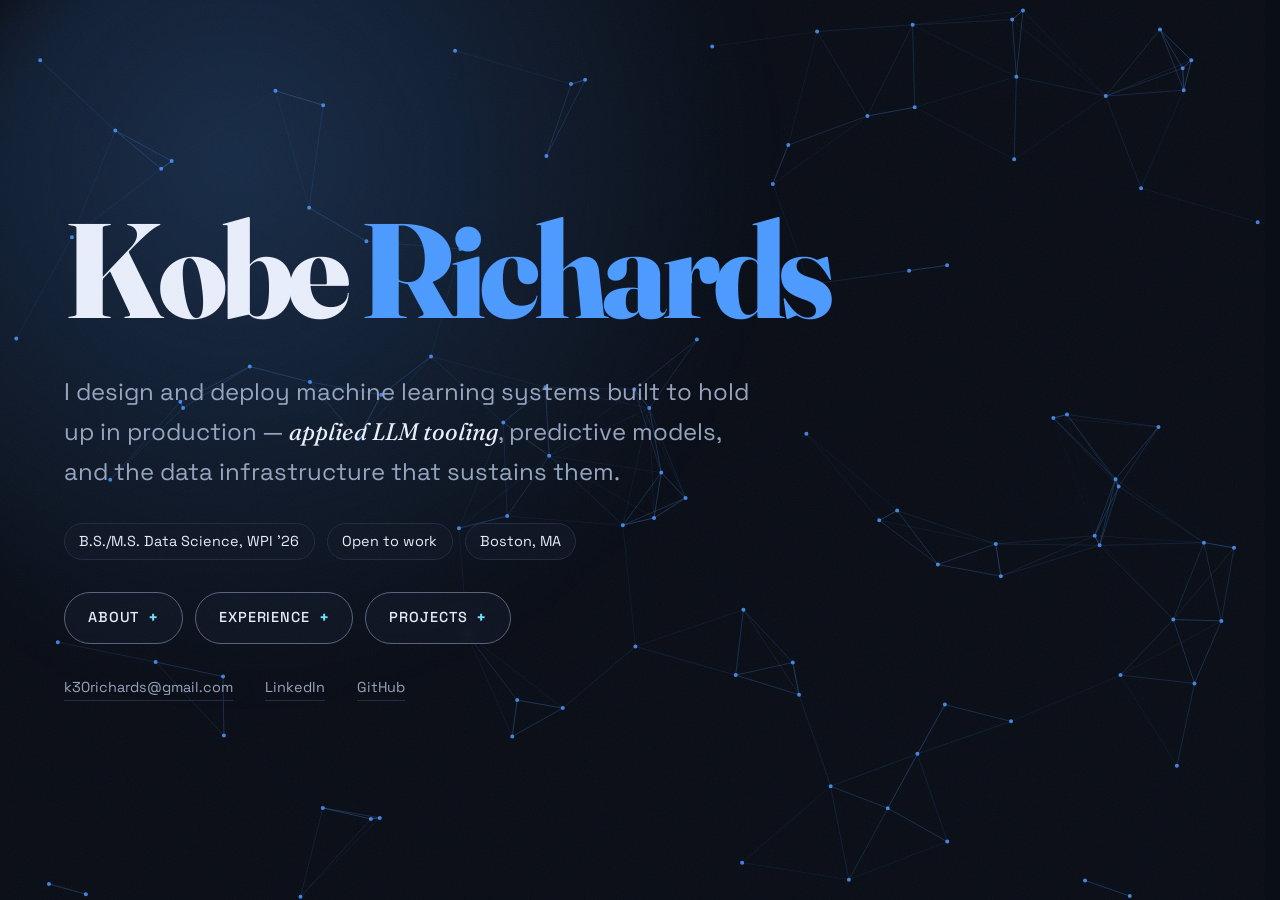
<file: index.html>
<!doctype html>
<html lang="en">
<head>
<meta charset="utf-8">
<meta name="viewport" content="width=device-width, initial-scale=1">

<!-- EDIT: page title + description (shows in browser tabs and search results) -->
<title>Kobe Richards — AI, ML &amp; Data Scientist</title>
<meta name="description" content="Kobe Richards — AI, ML and data scientist in Boston, MA. LLMs, predictive modeling, and data engineering. B.S./M.S. Data Science, WPI 2026.">

<!-- The tab icon, the phone's address-bar color, and the card shown when the link is shared. -->
<meta name="theme-color" content="#0a0e17">
<link rel="icon" href="assets/favicon.svg" type="image/svg+xml">
<link rel="icon" href="assets/icon.png" type="image/png" sizes="512x512">
<link rel="apple-touch-icon" href="assets/icon.png">
<link rel="canonical" href="https://k30richards.github.io/">
<meta property="og:type" content="website">
<meta property="og:site_name" content="Kobe Richards">
<meta property="og:title" content="Kobe Richards &mdash; AI, ML &amp; Data Scientist">
<meta property="og:description" content="Kobe Richards — AI, ML and data scientist in Boston, MA. LLMs, predictive modeling, and data engineering. B.S./M.S. Data Science, WPI 2026.">
<meta property="og:url" content="https://k30richards.github.io/">
<meta property="og:image" content="https://k30richards.github.io/assets/og-image.png">
<meta property="og:image:width" content="1200">
<meta property="og:image:height" content="630">
<meta property="og:image:alt" content="Kobe Richards, AI, ML and data scientist in Boston, MA, over a field of connected blue nodes.">
<meta name="twitter:card" content="summary_large_image">

<link rel="preconnect" href="https://fonts.googleapis.com">
<link rel="preconnect" href="https://fonts.gstatic.com" crossorigin>
<link href="https://fonts.googleapis.com/css2?family=Fraunces:opsz,wght@9..144,400;9..144,600;9..144,800&family=Space+Grotesk:wght@400;500;700&display=swap" rel="stylesheet">

<link rel="stylesheet" href="styles.css">
<script src="script.js" defer></script>
</head>
<body>

<a class="skip" href="#main">Skip to content</a>

<!-- The animated background. Drawn by script.js; decoration only. -->
<canvas id="constellation" aria-hidden="true"></canvas>

<header class="topbar">
  <nav aria-label="Sections">
    <a href="#about">About</a>
    <a href="#experience">Experience</a>
    <a href="#work">Projects</a>
  </nav>
  <div class="scroll-progress" aria-hidden="true"></div>
</header>

<main id="main">

  <!-- ==========================================================
       EDIT: HERO — your name, your one-line intro, the chips, the
       Section buttons, and your contact links
       ========================================================== -->
  <section class="hero" id="top">
    <h1 class="hero-name">
      Kobe <span>Richards</span>
    </h1>
    <p class="hero-intro">
      I design and deploy machine learning systems built to hold up in
      production — <em>applied LLM tooling</em>, predictive models, and the
      data infrastructure that sustains them.
    </p>
    <ul class="chips">
      <li>B.S./M.S. Data Science, WPI&nbsp;&rsquo;26</li>
      <li>Open to work</li>
      <li>Boston, MA</li>
    </ul>
    <!-- Each button opens its Section as a pop-up, built from that
         Section's own content below (without JavaScript it jumps there). -->
    <nav class="hero-sections" aria-label="Explore">
      <a class="btn" href="#about">About<span class="btn-plus" aria-hidden="true">+</span></a>
      <a class="btn" href="#experience">Experience<span class="btn-plus" aria-hidden="true">+</span></a>
      <a class="btn" href="#work">Projects<span class="btn-plus" aria-hidden="true">+</span></a>
    </nav>
    <!-- EDIT: contact links -->
    <p class="hero-contact">
      <a href="mailto:k30richards@gmail.com">k30richards@gmail.com</a>
      <a href="https://www.linkedin.com/in/kdrichards30">LinkedIn</a>
      <a href="https://github.com/k30richards">GitHub</a>
    </p>
  </section>

  <!-- ==========================================================
       EDIT: ABOUT — bio, facts, and Toolkit, each in its own Panel
       ========================================================== -->
  <section class="about section" id="about">
    <h2 class="section-title"><span class="section-num">01</span> About</h2>
    <div class="about-grid">
      <div class="panel about-body">
        <p class="lead">
          I completed a combined B.S. and M.S. in Data Science at Worcester
          Polytechnic Institute in May 2026. Between an internship,
          undergraduate research, and graduate project work, my attention
          keeps returning to the same question: what does it take to move a
          model out of a notebook and into something an organization can
          depend on?
        </p>
        <p>
          My skills have been pointed at fairly different problems:
          enterprise data engineering and workflow automation, applied deep
          learning research, forecasting in noisy domains like equity markets
          and medical imaging, and deployment under the tight constraints of
          embedded hardware.
        </p>
        <p>
          Throughout, I benchmark competing options before committing to one,
          and I treat the system surrounding a model as no less important than
          the model itself.
        </p>
      </div>
      <div class="about-side">
        <!-- EDIT: swap these for your own facts — add or remove <div>s freely -->
        <div class="panel">
          <dl class="facts">
            <div><dt>Based in</dt><dd>Boston, MA</dd></div>
            <div><dt>Education</dt><dd>B.S./M.S. Data Science, WPI&nbsp;&rsquo;26</dd></div>
            <div><dt>Status</dt><dd>Available now. Open to full- and part-time roles.</dd></div>
            <div><dt>Seeking</dt><dd>Data science, ML, and applied AI roles in Greater Boston. Also open to consulting, technical sales, and part-time work where that background applies.</dd></div>
          </dl>
        </div>
        <!-- EDIT: Toolkit — one <div class="toolkit-group"> per category; skills come from the top of each experience and project -->
        <div class="panel toolkit">
          <h3 class="panel-label">Toolkit</h3>
          <div class="toolkit-group">
            <p class="toolkit-name">Modeling</p>
            <ul class="tags"><li>PyTorch</li><li>TensorFlow</li><li>Scikit-learn</li><li>Transformers</li><li>Multimodal data analysis</li></ul>
          </div>
          <div class="toolkit-group">
            <p class="toolkit-name">Data</p>
            <ul class="tags"><li>Python</li><li>Pandas</li><li>NumPy</li><li>SQL</li><li>ETL</li></ul>
          </div>
          <div class="toolkit-group">
            <p class="toolkit-name">Cloud &amp; reporting</p>
            <ul class="tags"><li>Snowflake</li><li>Azure</li><li>Tableau</li><li>Matplotlib</li><li>Seaborn</li></ul>
          </div>
          <div class="toolkit-group">
            <p class="toolkit-name">LLMs</p>
            <ul class="tags"><li>Automation</li><li>Prompt design</li><li>Extraction from unstructured sources</li></ul>
          </div>
          <div class="toolkit-group">
            <p class="toolkit-name">Applied &amp; edge ML</p>
            <ul class="tags"><li>Applied AI research</li><li>Medical image analysis</li><li>Model optimization</li><li>Embedded ML</li></ul>
          </div>
        </div>
      </div>
    </div>
  </section>

  <!-- ==========================================================
       EDIT: EXPERIENCE — the Timeline
       To add a role: copy one entire <li class="role panel"> … </li>
       block and change the dates, title, org, description, and tags.
       Newest first; the line and its markers follow on their own.
       ========================================================== -->
  <section class="section" id="experience">
    <h2 class="section-title"><span class="section-num">02</span> Experience</h2>

    <div class="timeline">
      <div class="timeline-line" aria-hidden="true"></div>
      <ol class="roles">

        <!-- ---- role ---- -->
        <li class="role panel">
          <div class="role-when">
            <p class="role-dates">Jun 2026 &ndash; Aug 2026</p>
            <p class="role-place">Boston, MA</p>
          </div>
          <div class="role-what">
            <h3 class="role-title">AI Intern</h3>
            <p class="role-org">Locust Walk</p>
            <div class="role-text">
              <p class="overview"><strong>
                As an AI intern at Locust Walk, a biopharma advisory firm in
                Boston, I built an automated pipeline that finds executives
                and board members at target companies and prepares them to
                load into the firm&rsquo;s CRM.
              </strong></p>
              <ul class="tags">
                <li>Python</li>
                <li>LLMs &amp; AI Tooling</li>
                <li>ETL</li>
                <li>API Integration</li>
                <li>Workflow Automation</li>
                <li>CRM Systems</li>
                <li>Technology Evaluation</li>
              </ul>
              <p>
                <span class="para-label">The problem</span>
                The CRM&rsquo;s contact data was incomplete and going stale,
                and keeping it current meant researching one person at a time
                by hand. The business development team&rsquo;s outreach
                depended on that data being right, and the manual process did
                not scale.
              </p>
              <p>
                <span class="para-label">The approach</span>
                I explored a range of CRM, enrichment and AI tools, compared
                their costs and functionality, and picked the best fit for the
                situation. That meant building the collection step myself in
                Python and using Apollo, a sales intelligence platform, for
                enrichment.
              </p>
              <p>
                <span class="para-label">What I built</span>
                For each company, the pipeline finds its leadership and board
                pages, pulls the text with open source browser automation
                tools and RAG frameworks, and has the Claude API extract names
                and titles. A role whitelist keeps only the positions the
                business development team tracks, and Apollo adds emails and
                LinkedIn profiles. ETL scripts then clean the results, remove
                duplicates, map locations to the CRM&rsquo;s regions and
                reshape everything to its import format, so contacts merge in
                without creating duplicates.
              </p>
              <figure class="viz">
                <svg viewBox="0 0 320 348" role="img" aria-label="Flow diagram: company list, find leadership and board pages, pull the page text, extract names and titles with the Claude API, keep the tracked roles, add emails and LinkedIn profiles with Apollo, ETL scripts, then the CRM.">
                                  <rect x="20" y="2" width="280" height="28" rx="6" class="v-box"/>
                                  <text x="160.0" y="20.0" text-anchor="middle"><tspan class="v-t">Company list</tspan><tspan class="v-s"> &middot; the firms to research</tspan></text>
                                  <line x1="160" y1="30" x2="160.0" y2="38.0" class="v-arrow"/>
                                  <path d="M160.0 44.0 L156.5 38.0 L163.5 38.0 Z" class="v-head"/>
                                  <rect x="20" y="44" width="280" height="28" rx="6" class="v-box"/>
                                  <text x="160.0" y="62.0" text-anchor="middle"><tspan class="v-t">Find leadership and board pages</tspan></text>
                                  <line x1="160" y1="72" x2="160.0" y2="80.0" class="v-arrow"/>
                                  <path d="M160.0 86.0 L156.5 80.0 L163.5 80.0 Z" class="v-head"/>
                                  <rect x="20" y="86" width="280" height="28" rx="6" class="v-box"/>
                                  <text x="160.0" y="104.0" text-anchor="middle"><tspan class="v-t">Pull the page text</tspan><tspan class="v-s"> &middot; Jina, Playwright</tspan></text>
                                  <line x1="160" y1="114" x2="160.0" y2="122.0" class="v-arrow"/>
                                  <path d="M160.0 128.0 L156.5 122.0 L163.5 122.0 Z" class="v-head"/>
                                  <rect x="20" y="128" width="280" height="28" rx="6" class="v-box"/>
                                  <text x="160.0" y="146.0" text-anchor="middle"><tspan class="v-t">Extract names and titles</tspan><tspan class="v-s"> &middot; Claude API</tspan></text>
                                  <line x1="160" y1="156" x2="160.0" y2="164.0" class="v-arrow"/>
                                  <path d="M160.0 170.0 L156.5 164.0 L163.5 164.0 Z" class="v-head"/>
                                  <rect x="20" y="170" width="280" height="28" rx="6" class="v-box"/>
                                  <text x="160.0" y="188.0" text-anchor="middle"><tspan class="v-t">Keep tracked roles</tspan><tspan class="v-s"> &middot; title whitelist</tspan></text>
                                  <line x1="160" y1="198" x2="160.0" y2="206.0" class="v-arrow"/>
                                  <path d="M160.0 212.0 L156.5 206.0 L163.5 206.0 Z" class="v-head"/>
                                  <rect x="20" y="212" width="280" height="28" rx="6" class="v-box"/>
                                  <text x="160.0" y="230.0" text-anchor="middle"><tspan class="v-t">Add emails and LinkedIn</tspan><tspan class="v-s"> &middot; Apollo</tspan></text>
                                  <line x1="160" y1="240" x2="160.0" y2="248.0" class="v-arrow"/>
                                  <path d="M160.0 254.0 L156.5 248.0 L163.5 248.0 Z" class="v-head"/>
                                  <rect x="20" y="254" width="280" height="50" rx="6" class="v-box"/>
                                  <text x="160.0" y="267.5" class="v-t" text-anchor="middle">ETL scripts</text>
                                  <text x="160.0" y="282.5" class="v-s" text-anchor="middle">clean &middot; remove duplicates &middot; map regions</text>
                                  <text x="160.0" y="297.5" class="v-s" text-anchor="middle">reshape to the CRM&rsquo;s import format</text>
                                  <line x1="160" y1="304" x2="160.0" y2="312.0" class="v-arrow"/>
                                  <path d="M160.0 318.0 L156.5 312.0 L163.5 312.0 Z" class="v-head"/>
                                  <rect x="20" y="318" width="280" height="28" rx="6" class="v-box"/>
                                  <text x="160.0" y="336.0" text-anchor="middle"><tspan class="v-t">CRM</tspan><tspan class="v-s"> &middot; merges in, no duplicates</tspan></text>
                                </svg>
                <figcaption>How the pipeline turns a company list into CRM-ready contacts.</figcaption>
              </figure>
              <p>
                <span class="para-label">The result</span>
                In the time left after the build, I ran the pipeline on a
                first batch of 211 firms. It found 2,042 contacts, an
                estimated 72% of them new to the CRM, and roughly 70% of those
                new contacts hold board seats, the group the CRM covered
                worst. The team uses it today, and the same pipeline can run
                the remaining firms. The firm projects it will save hundreds
                of working hours a year.
              </p>
            </div>
          </div>
        </li>

        <!-- ---- role ---- -->
        <li class="role panel">
          <div class="role-when">
            <p class="role-dates">May 2024 &ndash; Aug 2024</p>
            <p class="role-place">Worcester, MA</p>
          </div>
          <div class="role-what">
            <h3 class="role-title">Research Associate</h3>
            <p class="role-org">Worcester Polytechnic Institute</p>
            <div class="role-text">
              <p class="overview"><strong>
                As a research associate in WPI&rsquo;s NSF REU program, I
                tested six prompting strategies for getting ChatGPT to
                identify the stage of a pressure wound from a photo, to find
                out which is the most accurate and consistent.
              </strong></p>
              <ul class="tags">
                <li>Prompt Engineering</li>
                <li>Applied AI Research</li>
                <li>Medical Image Analysis</li>
                <li>Python</li>
              </ul>
              <p>
                <span class="para-label">The problem</span>
                Pressure injuries are staged by visual inspection, which is
                subjective, and wounds affect over 8 million people. The
                question was whether a general-purpose model like ChatGPT
                could stage them reliably, and how much the way it is prompted
                changes the answer.
              </p>
              <p>
                <span class="para-label">The approach</span>
                I worked from the PIID dataset of 1,091 images across four
                severity stages and drew an 80-image sample, 20 per stage. I
                designed six prompts: Zero-Shot, Few-Shot, Chain of Thought,
                Tree of Thought, CO-STAR and TIDD-EC, and ran each in ChatGPT.
              </p>
              <p>
                <span class="para-label">What I built</span>
                I wrote a Python script that scored every strategy on
                accuracy, precision, recall and F1 and produced confusion
                matrices. To test consistency, I chose two images per stage,
                one that clearly matched its stage and one an observer could
                easily mislabel, and ran every prompt on each image ten times.
              </p>
              <figure class="viz">
                                <table class="bars strategies">
                                  <caption>Accuracy on the 80-image sample (%)</caption>
                                  <tbody>
                                    <tr><th scope="row"><span class="bar-name">Chain of Thought</span><span class="bar-desc">Asks the model to reason step by step before it gives a stage.</span></th><td><div class="bar-cell"><span class="bar best" style="--w:72.5%"></span><span class="bar-val">72.5</span></div></td></tr>
                                    <tr><th scope="row"><span class="bar-name">CO-STAR</span><span class="bar-desc">A prompt template covering context, objective, style, tone, audience and response.</span></th><td><div class="bar-cell"><span class="bar" style="--w:70.0%"></span><span class="bar-val">70.0</span></div></td></tr>
                                    <tr><th scope="row"><span class="bar-name">Zero-Shot</span><span class="bar-desc">Asks the model to stage the wound with no examples, relying only on what it already knows.</span></th><td><div class="bar-cell"><span class="bar" style="--w:70.0%"></span><span class="bar-val">70.0</span></div></td></tr>
                                    <tr><th scope="row"><span class="bar-name">Tree of Thought</span><span class="bar-desc">Has the model weigh several viewpoints, such as different medical professionals, before deciding.</span></th><td><div class="bar-cell"><span class="bar" style="--w:66.2%"></span><span class="bar-val">66.2</span></div></td></tr>
                                    <tr><th scope="row"><span class="bar-name">TIDD-EC</span><span class="bar-desc">A prompt template covering task, instructions, do&rsquo;s, don&rsquo;ts, examples and content.</span></th><td><div class="bar-cell"><span class="bar" style="--w:60.0%"></span><span class="bar-val">60.0</span></div></td></tr>
                                    <tr><th scope="row"><span class="bar-name">Few-Shot</span><span class="bar-desc">Shows the model a few worked examples before asking it to stage the wound.</span></th><td><div class="bar-cell"><span class="bar" style="--w:53.7%"></span><span class="bar-val">53.7</span></div></td></tr>
                                  </tbody>
                                </table>
                <figcaption>How accurate each prompting strategy was on the 80-image sample, with what each one asks the model to do. Highlighted: the best performer.</figcaption>
              </figure>
              <p>
                <span class="para-label">The result</span>
                Chain of Thought was best on all four measures at 72.5%
                accuracy, and Few-Shot was the weakest. Early-stage wounds
                were the hardest to call: Chain of Thought scored 50% on Stage
                1 but 90% on Stage 3. Small changes in wording shifted the
                answers, and adding medical context made them steadier. I
                presented the results at WPI&rsquo;s NSF REU research
                symposium.
              </p>
            </div>
            <p class="card-links">
              <a href="assets/wpi-reu-poster.pdf" target="_blank" rel="noopener" aria-label="Research poster, PDF (opens in a new tab)">Research poster&nbsp;(PDF)&nbsp;&rarr;</a>
            </p>
          </div>
        </li>

      </ol>
    </div>
  </section>

  <!-- ==========================================================
       EDIT: PROJECTS
       To add a project: copy one entire <article class="card panel"> …
       </article> block below and change the icon, number, title, text,
       tags, and links. The grid reflows on its own — no other changes needed.
       ========================================================== -->
  <section class="section" id="work">
    <h2 class="section-title"><span class="section-num">03</span> Projects</h2>

    <div class="grid">

      <!-- ---- project card ---- -->
      <article class="card panel">
        <div class="card-head">
          <span class="card-icon" aria-hidden="true">
            <svg viewBox="0 0 24 24" width="22" height="22" fill="none" stroke="currentColor" stroke-width="1.8" stroke-linecap="round" stroke-linejoin="round"><ellipse cx="12" cy="5" rx="8" ry="3"/><path d="M4 5v6c0 1.7 3.6 3 8 3s8-1.3 8-3V5"/><path d="M4 11v6c0 1.7 3.6 3 8 3s8-1.3 8-3v-6"/></svg>
          </span>
          <p class="card-num">01</p>
        </div>
        <h3 class="card-title">Unified Compensation Modeling Engine</h3>
        <p class="card-meta">Graduate Qualifying Project &middot; <span class="card-dates">Jan 2026 &ndash; May 2026</span></p>
        <div class="card-text">
          <p class="overview"><strong>
            For my graduate capstone at WPI, sponsored by a medical device
            company, our four-person team replaced spreadsheet-based sales
            compensation modeling with a rule-driven system in Snowflake, and
            I built the Tableau dashboards that present its results.
          </strong></p>
          <ul class="tags">
            <li>Snowflake</li>
            <li>SQL</li>
            <li>Tableau</li>
            <li>Compensation Planning Analysis</li>
          </ul>
          <p>
            <span class="para-label">The problem</span>
            The sponsor&rsquo;s compensation team designs sales incentive
            plans and has to test many versions of each against real sales
            data before rollout. They did this in spreadsheets with repeated
            formulas and inconsistent data, which was slow, error-prone and
            hard to scale.
          </p>
          <p>
            <span class="para-label">The solution</span>
            We built the system in Snowflake. Sales results sit in a star
            schema, and each plan&rsquo;s rules live in a separate rules
            schema with header, detail and assignment layers. A calculation
            engine of stored procedures written in SQL scripting matches rules
            to sales, computes Tier 1, accelerator and bonus payouts, and
            unifies them into one output table, with validation checks along
            the way. My teammates built the Streamlit app where analysts enter
            plan parameters without writing SQL.
          </p>
          <p>
            <span class="para-label">My part</span>
            I designed and built the Tableau dashboards that read the
            engine&rsquo;s output: a Payout Summary comparing current and
            proposed plans, a Most Important Metrics view of representative
            performance against plan over time, and a Monthly Cash Flow
            Summary showing when payouts land. The data model and calculation
            engine were a joint effort across all four of us.
          </p>
          <figure class="viz">
            <svg viewBox="0 0 320 336" role="img" aria-label="Data flow diagram: sales data feeds a star schema and plan inputs from a Streamlit app feed a rules schema; both go into the calculation engine, which checks rule eligibility, computes payouts and unifies them into one table; the Tableau dashboards read that table.">
                          <rect x="5" y="2" width="150" height="40" rx="6" class="v-box"/>
                          <text x="80.0" y="18.0" class="v-t" text-anchor="middle">Sales data</text>
                          <text x="80.0" y="33.0" class="v-s" text-anchor="middle">by rep and product</text>
                          <rect x="165" y="2" width="150" height="40" rx="6" class="v-box v-dim"/>
                          <text x="240.0" y="18.0" class="v-t" text-anchor="middle">Streamlit app</text>
                          <text x="240.0" y="33.0" class="v-s" text-anchor="middle">inputs, by teammates</text>
                          <line x1="80" y1="42" x2="80.0" y2="52.0" class="v-arrow"/>
                          <path d="M80.0 58.0 L76.5 52.0 L83.5 52.0 Z" class="v-head"/>
                          <line x1="240" y1="42" x2="240.0" y2="52.0" class="v-arrow"/>
                          <path d="M240.0 58.0 L236.5 52.0 L243.5 52.0 Z" class="v-head"/>
                          <rect x="5" y="58" width="150" height="40" rx="6" class="v-box"/>
                          <text x="80.0" y="74.0" class="v-t" text-anchor="middle">Star schema</text>
                          <text x="80.0" y="89.0" class="v-s" text-anchor="middle">facts and dimensions</text>
                          <rect x="165" y="58" width="150" height="40" rx="6" class="v-box"/>
                          <text x="240.0" y="74.0" class="v-t" text-anchor="middle">Rules schema</text>
                          <text x="240.0" y="89.0" class="v-s" text-anchor="middle">rules stored as data</text>
                          <line x1="80" y1="98" x2="124.6" y2="119.4" class="v-arrow"/>
                          <path d="M130.0 122.0 L123.1 122.6 L126.1 116.2 Z" class="v-head"/>
                          <line x1="240" y1="98" x2="195.4" y2="119.4" class="v-arrow"/>
                          <path d="M190.0 122.0 L193.9 116.2 L196.9 122.6 Z" class="v-head"/>
                          <rect x="5" y="122" width="310" height="140" rx="8" class="v-box v-group"/>
                          <text x="16.0" y="139.0" class="v-s" text-anchor="start">Calculation engine (stored procedures)</text>
                          <rect x="16" y="148" width="288" height="26" rx="5" class="v-box"/>
                          <text x="160.0" y="165.5" class="v-t" text-anchor="middle">Rule eligibility</text>
                          <line x1="160" y1="174" x2="160.0" y2="176.0" class="v-arrow"/>
                          <path d="M160.0 182.0 L156.5 176.0 L163.5 176.0 Z" class="v-head"/>
                          <rect x="16" y="182" width="288" height="26" rx="5" class="v-box"/>
                          <text x="160.0" y="199.5" class="v-t" text-anchor="middle">Payouts: Tier 1, Accelerator, Bonus</text>
                          <line x1="160" y1="208" x2="160.0" y2="210.0" class="v-arrow"/>
                          <path d="M160.0 216.0 L156.5 210.0 L163.5 210.0 Z" class="v-head"/>
                          <rect x="16" y="216" width="288" height="26" rx="5" class="v-box"/>
                          <text x="160.0" y="233.5" class="v-t" text-anchor="middle">Unified payout table</text>
                          <line x1="160" y1="262" x2="160.0" y2="272.0" class="v-arrow"/>
                          <path d="M160.0 278.0 L156.5 272.0 L163.5 272.0 Z" class="v-head"/>
                          <rect x="5" y="278" width="310" height="56" rx="6" class="v-box v-mine"/>
                          <text x="160.0" y="294.5" class="v-t" text-anchor="middle">Tableau dashboards</text>
                          <text x="160.0" y="309.5" class="v-s" text-anchor="middle">Payout Summary &middot; Most Important Metrics</text>
                          <text x="160.0" y="324.5" class="v-s" text-anchor="middle">Monthly Cash Flow Summary</text>
                        </svg>
            <figcaption>How data flows through the system. Highlighted: the part I built. Dashed: built by teammates.</figcaption>
          </figure>
          <p>
            <span class="para-label">The result</span>
            The system covers the three standard payout types for four of the
            six franchises, the only four we had access to, since the other
            two were more complex and not modeled in Excel. The team expects
            it to save over 300 hours of work a year, and analysts can test a
            broader range of plan scenarios from consistent numbers before
            choosing one.
          </p>
        </div>
      </article>

      <!-- ---- project card ---- -->
      <article class="card panel">
        <div class="card-head">
          <span class="card-icon" aria-hidden="true">
            <svg viewBox="0 0 24 24" width="22" height="22" fill="none" stroke="currentColor" stroke-width="1.8" stroke-linecap="round" stroke-linejoin="round"><rect x="5" y="11" width="14" height="10" rx="2"/><path d="M8 11V7a4 4 0 0 1 8 0v4"/></svg>
          </span>
          <p class="card-num">02</p>
        </div>
        <h3 class="card-title">Edge-Based Smart Lock System</h3>
        <p class="card-meta"><span class="card-dates">Jan 2025 &ndash; May 2025</span></p>
        <div class="card-text">
          <p class="overview"><strong>
            In a WPI embedded machine learning course, our team built a
            touch-free door lock that listens for a wake word and reads a
            hand-signed code, and I compressed its models so they run fast on
            a Raspberry Pi.
          </strong></p>
          <ul class="tags">
            <li>Model Optimization</li>
            <li>TensorFlow</li>
            <li>Embedded ML</li>
            <li>Quantization &amp; Pruning</li>
          </ul>
          <p>
            <span class="para-label">The problem</span>
            Keys and keypads do not work for everyone, including people with
            limited vision or mobility, and a lock has to run on a small,
            inexpensive computer with tight memory and speed limits.
          </p>
          <p>
            <span class="para-label">The solution</span>
            A Raspberry Pi with a microphone, camera and LCD listens for the
            wake word &ldquo;House&rdquo;, turns on the camera and reads a
            four-digit code signed by hand. Two CNNs do the recognizing: a
            wake word model trained on Google Speech Commands with MFCC
            features, and a sign-language model trained on a 27-class image
            set, using digits 0 to 9. Teammates trained the models and wrote
            the Pi software, and explored a binarized network and its hardware
            implementation with hls4ml, Yosys and OpenSTA.
          </p>
          <p>
            <span class="para-label">My part</span>
            I compressed the wake word model with TensorFlow Model
            Optimization and Lite-RT. I tested unstructured and structured
            pruning, dynamic range, float16, int16/int8 and full-integer
            quantization, weight clustering and quantization-aware training,
            and compared every version on size and accuracy.
          </p>
          <figure class="viz">
                        <table class="bars">
                          <caption>Model size (KB)</caption>
                          <tbody>
                            <tr><th scope="row">Original</th><td><div class="bar-cell"><span class="bar base" style="--w:100.0%"></span><span class="bar-val">79.1</span></div></td></tr>
                            <tr><th scope="row">Float16</th><td><div class="bar-cell"><span class="bar" style="--w:55.9%"></span><span class="bar-val">44.2</span></div></td></tr>
                            <tr><th scope="row">Dynamic range</th><td><div class="bar-cell"><span class="bar best" style="--w:31.9%"></span><span class="bar-val">25.2</span></div></td></tr>
                            <tr><th scope="row">Int16 / int8</th><td><div class="bar-cell"><span class="bar" style="--w:35.4%"></span><span class="bar-val">28.0</span></div></td></tr>
                            <tr><th scope="row">Full integer</th><td><div class="bar-cell"><span class="bar" style="--w:33.6%"></span><span class="bar-val">26.6</span></div></td></tr>
                            <tr><th scope="row">Quantization-aware</th><td><div class="bar-cell"><span class="bar" style="--w:34.3%"></span><span class="bar-val">27.1</span></div></td></tr>
                            <tr><th scope="row">Pruned</th><td><div class="bar-cell"><span class="bar" style="--w:20.5%"></span><span class="bar-val">16.2</span></div></td></tr>
                            <tr><th scope="row">Pruned, structured</th><td><div class="bar-cell"><span class="bar" style="--w:13.0%"></span><span class="bar-val">10.3</span></div></td></tr>
                            <tr><th scope="row">Weight clustering</th><td><div class="bar-cell"><span class="bar" style="--w:19.0%"></span><span class="bar-val">15.0</span></div></td></tr>
                          </tbody>
                        </table>
                        <table class="bars">
                          <caption>Accuracy (%)</caption>
                          <tbody>
                            <tr><th scope="row">Original</th><td><div class="bar-cell"><span class="bar base" style="--w:96.1%"></span><span class="bar-val">96.1</span></div></td></tr>
                            <tr><th scope="row">Float16</th><td><div class="bar-cell"><span class="bar" style="--w:98.3%"></span><span class="bar-val">98.3</span></div></td></tr>
                            <tr><th scope="row">Dynamic range</th><td><div class="bar-cell"><span class="bar best" style="--w:98.3%"></span><span class="bar-val">98.3</span></div></td></tr>
                            <tr><th scope="row">Int16 / int8</th><td><div class="bar-cell"><span class="bar" style="--w:98.3%"></span><span class="bar-val">98.3</span></div></td></tr>
                            <tr><th scope="row">Full integer</th><td><div class="bar-cell"><span class="bar" style="--w:50.0%"></span><span class="bar-val">50.0</span></div></td></tr>
                            <tr><th scope="row">Quantization-aware</th><td><div class="bar-cell"><span class="bar" style="--w:97.1%"></span><span class="bar-val">97.1</span></div></td></tr>
                            <tr><th scope="row">Pruned</th><td><div class="bar-cell"><span class="bar" style="--w:97.3%"></span><span class="bar-val">97.3</span></div></td></tr>
                            <tr><th scope="row">Pruned, structured</th><td><div class="bar-cell"><span class="bar" style="--w:94.5%"></span><span class="bar-val">94.5</span></div></td></tr>
                            <tr><th scope="row">Weight clustering</th><td><div class="bar-cell"><span class="bar" style="--w:97.7%"></span><span class="bar-val">97.7</span></div></td></tr>
                          </tbody>
                        </table>
            <figcaption>Wake word model size and accuracy for each compression method I tested. Highlighted: dynamic range quantization, the best all-round result.</figcaption>
          </figure>
          <p>
            <span class="para-label">The result</span>
            Dynamic range quantization cut the model from 79 KB to 25 KB (68%
            smaller) and each prediction on the Pi from 108 to 36
            microseconds, while accuracy rose from 96.1% to 98.3%. Pruning
            reached 10 KB at 94.5%. Full-integer quantization fell to 50%
            accuracy, and keeping int16 activations restored 98.3% at 28 KB.
          </p>
        </div>
        <p class="card-links">
          <a href="https://github.com/TC4451/Wake_word_sign_digits">Source&nbsp;&rarr;</a>
        </p>
      </article>

      <!-- ---- project card ---- -->
      <article class="card panel">
        <div class="card-head">
          <span class="card-icon" aria-hidden="true">
            <svg viewBox="0 0 24 24" width="22" height="22" fill="none" stroke="currentColor" stroke-width="1.8" stroke-linecap="round" stroke-linejoin="round"><path d="M3 17l6-6 4 4 8-8"/><path d="M15 7h6v6"/></svg>
          </span>
          <p class="card-num">03</p>
        </div>
        <h3 class="card-title">Multimodal Stock Movement Prediction</h3>
        <p class="card-meta"><span class="card-dates">Jan 2025 &ndash; May 2025</span></p>
        <div class="card-text">
          <p class="overview"><strong>
            In a WPI deep learning course, our four-person team tested whether
            financial news improves stock-direction predictions beyond price
            history alone, and I built the price data work, the price-only
            models and the model that fuses news with prices.
          </strong></p>
          <ul class="tags">
            <li>PyTorch</li>
            <li>Transformers</li>
            <li>Multimodal Data Analysis</li>
            <li>Time-Series Modeling</li>
            <li>NLP</li>
            <li>Model Evaluation</li>
          </ul>
          <p>
            <span class="para-label">The problem</span>
            Most stock models look only at past prices. The question was
            whether news sentiment adds real predictive signal about whether a
            stock moves up or down, and whether combining the two beats either
            one alone.
          </p>
          <p>
            <span class="para-label">The solution</span>
            The team scored news headlines with FinBERT, paired them with
            S&amp;P 500 price history from Yahoo Finance, and compared six
            models, from a naive baseline and a BiLSTM to FinBERT classifiers
            and transformers, before fusing price and sentiment in a
            dual-stream transformer. My teammates built and tuned the FinBERT
            sentiment models.
          </p>
          <p>
            <span class="para-label">My part</span>
            I started with the data: 15 S&amp;P 500 stocks chosen to cover
            steady, volatile and flat behavior, with engineered features such
            as moving averages, RSI and MACD, checked with a random forest. I
            built the price-only models that set the baseline, a naive
            forecast, a BiLSTM and a multi-task transformer that predicts the
            next day, week and month from 30 days of features, and then the
            dual-stream transformer, with an autoencoder compressing the
            sentiment embeddings and focal loss for class imbalance.
          </p>
          <figure class="viz">
            <svg viewBox="0 0 320 346" role="img" aria-label="Diagram of the dual-stream model: price history becomes engineered features, time embeddings and a price encoder; news headlines become FinBERT sentiment embeddings, an autoencoder and a sentiment encoder; cross-attention joins the two streams to predict up or down.">
                          <rect x="5" y="2" width="150" height="42" rx="6" class="v-box"/>
                          <text x="80.0" y="19.0" class="v-t" text-anchor="middle">Price history</text>
                          <text x="80.0" y="34.0" class="v-s" text-anchor="middle">S&amp;P 500, 30 days</text>
                          <rect x="165" y="2" width="150" height="42" rx="6" class="v-box"/>
                          <text x="240.0" y="19.0" class="v-t" text-anchor="middle">News headlines</text>
                          <text x="240.0" y="34.0" class="v-s" text-anchor="middle">per stock, per day</text>
                          <line x1="80" y1="44" x2="80.0" y2="54.0" class="v-arrow"/>
                          <path d="M80.0 60.0 L76.5 54.0 L83.5 54.0 Z" class="v-head"/>
                          <line x1="240" y1="44" x2="240.0" y2="54.0" class="v-arrow"/>
                          <path d="M240.0 60.0 L236.5 54.0 L243.5 54.0 Z" class="v-head"/>
                          <rect x="5" y="60" width="150" height="42" rx="6" class="v-box v-mine"/>
                          <text x="80.0" y="77.0" class="v-t" text-anchor="middle">Price features</text>
                          <text x="80.0" y="92.0" class="v-s" text-anchor="middle">technical indicators</text>
                          <rect x="165" y="60" width="150" height="42" rx="6" class="v-box v-dim"/>
                          <text x="240.0" y="77.0" class="v-t" text-anchor="middle">FinBERT</text>
                          <text x="240.0" y="92.0" class="v-s" text-anchor="middle">sentiment embeddings</text>
                          <line x1="80" y1="102" x2="80.0" y2="112.0" class="v-arrow"/>
                          <path d="M80.0 118.0 L76.5 112.0 L83.5 112.0 Z" class="v-head"/>
                          <line x1="240" y1="102" x2="240.0" y2="112.0" class="v-arrow"/>
                          <path d="M240.0 118.0 L236.5 112.0 L243.5 112.0 Z" class="v-head"/>
                          <rect x="5" y="118" width="150" height="42" rx="6" class="v-box v-mine"/>
                          <text x="80.0" y="135.0" class="v-t" text-anchor="middle">Time embeddings</text>
                          <text x="80.0" y="150.0" class="v-s" text-anchor="middle">sequence position</text>
                          <rect x="165" y="118" width="150" height="42" rx="6" class="v-box v-mine"/>
                          <text x="240.0" y="135.0" class="v-t" text-anchor="middle">Autoencoder</text>
                          <text x="240.0" y="150.0" class="v-s" text-anchor="middle">compresses embeddings</text>
                          <line x1="80" y1="160" x2="80.0" y2="170.0" class="v-arrow"/>
                          <path d="M80.0 176.0 L76.5 170.0 L83.5 170.0 Z" class="v-head"/>
                          <line x1="240" y1="160" x2="240.0" y2="170.0" class="v-arrow"/>
                          <path d="M240.0 176.0 L236.5 170.0 L243.5 170.0 Z" class="v-head"/>
                          <rect x="5" y="176" width="150" height="42" rx="6" class="v-box v-mine"/>
                          <text x="80.0" y="193.0" class="v-t" text-anchor="middle">Price encoder</text>
                          <text x="80.0" y="208.0" class="v-s" text-anchor="middle">transformer</text>
                          <rect x="165" y="176" width="150" height="42" rx="6" class="v-box v-mine"/>
                          <text x="240.0" y="193.0" class="v-t" text-anchor="middle">Sentiment encoder</text>
                          <text x="240.0" y="208.0" class="v-s" text-anchor="middle">transformer</text>
                          <line x1="80" y1="218" x2="80.0" y2="234.0" class="v-arrow"/>
                          <path d="M80.0 240.0 L76.5 234.0 L83.5 234.0 Z" class="v-head"/>
                          <line x1="240" y1="218" x2="240.0" y2="234.0" class="v-arrow"/>
                          <path d="M240.0 240.0 L236.5 234.0 L243.5 234.0 Z" class="v-head"/>
                          <rect x="5" y="240" width="310" height="46" rx="6" class="v-box v-mine"/>
                          <text x="160.0" y="259.0" class="v-t" text-anchor="middle">Cross-attention</text>
                          <text x="160.0" y="274.0" class="v-s" text-anchor="middle">each stream attends to the other</text>
                          <line x1="160" y1="286" x2="160.0" y2="296.0" class="v-arrow"/>
                          <path d="M160.0 302.0 L156.5 296.0 L163.5 296.0 Z" class="v-head"/>
                          <rect x="5" y="302" width="310" height="42" rx="6" class="v-box v-mine"/>
                          <text x="160.0" y="319.0" class="v-t" text-anchor="middle">Prediction</text>
                          <text x="160.0" y="334.0" class="v-s" text-anchor="middle">up or down</text>
                        </svg>
            <figcaption>How the dual-stream model handles price and news. Highlighted: the parts I built. Dashed: built by teammates.</figcaption>
          </figure>
          <p>
            <span class="para-label">The result</span>
            The dual-stream model reached 92.7% accuracy for next-day
            direction and 97.81% for next-week, against 51.7% for the naive
            baseline on next-day. Sentiment data covered only about 25 days,
            so those numbers need a longer test window before they can be
            trusted.
          </p>
        </div>
        <p class="card-links">
          <a href="https://github.com/atiwari18/BuffERT">Source&nbsp;&rarr;</a>
        </p>
      </article>

    </div>
  </section>

</main>

</body>
</html>
</file>
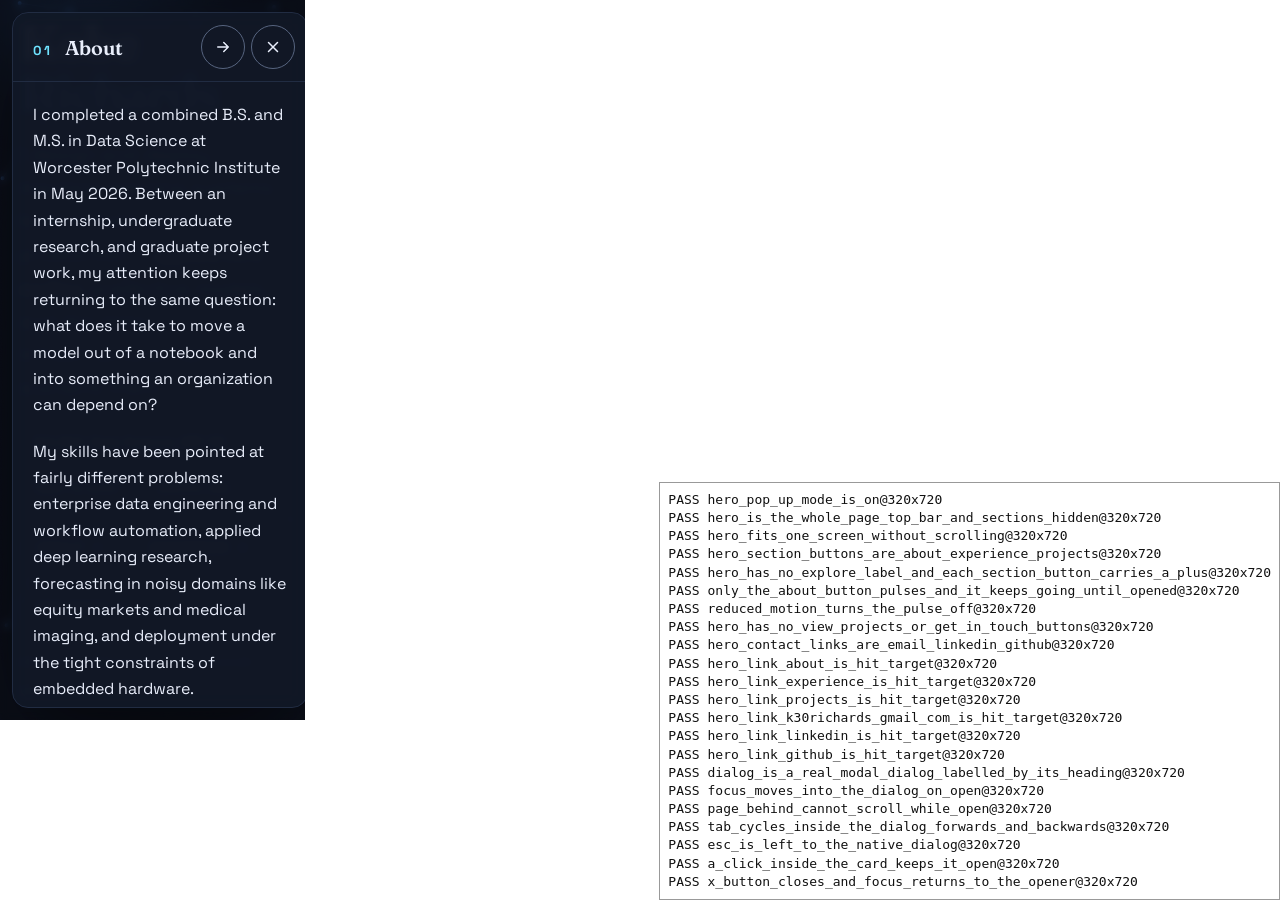
<file: tests/popups.html>
<!doctype html>
<html lang="en">
<head>
<meta charset="utf-8">
<meta name="viewport" content="width=device-width, initial-scale=1">
<title>Section pop-up tests</title>
<!--
  Acceptance tests for the Section pop-ups: the Hero is the whole page, its
  Section buttons open About, Experience and Projects as a dialog, and the
  dialog is keyboard- and screen-reader-friendly.

  Dependency-free: open this page in a browser that is VISIBLE on screen,
  served over HTTP from the repo root, e.g.
      python -m http.server 8792 --bind 127.0.0.1
      http://127.0.0.1:8792/tests/popups.html
  Add ?post=1 to also POST the results as JSON to /__results when finished.

  The page loads ../index.html into one iframe per viewport and drives it
  with real DOM calls (clicks, key events, focus). Results go to #results
  (one PASS / FAIL line per test, then a SUMMARY line), to
  window.__testResults, and document.title becomes DONE.

  Two things a script cannot do, so they are checked by their cause instead:
    - Esc: a page cannot press the real key, so the test checks the dialog is
      opened with showModal() (which makes Esc close it natively), that the
      page's own key handling never cancels Escape, and that closing by any
      route (the "close" event) restores focus and scrolling.
    - Reduced motion: the OS setting cannot be toggled here, so the test
      checks the stylesheet carries the reduce rule that zeroes animations.
-->
<style>
  :root { color-scheme: light dark; }
  body { margin: 0; font: 13px/1.4 ui-monospace, Consolas, monospace; background: #fff; color: #111; }
  #stage { position: fixed; top: 0; left: 0; z-index: 0; }
  #stage iframe { border: 0; display: block; background: #fff; }
  #results {
    position: fixed; right: 0; bottom: 0; z-index: 1; margin: 0;
    max-width: 60vw; max-height: 45vh; overflow: auto; padding: 8px;
    background: rgba(255,255,255,.92); color: #111; border: 1px solid #999;
    white-space: pre-wrap;
  }
</style>
</head>
<body>
<div id="stage"></div>
<pre id="results"></pre>
<script>
(async function () {
  'use strict';

  const results = { passed: 0, failed: 0, skipped: 0, lines: [] };
  window.__testResults = results;
  const out = document.getElementById('results');
  function record(line) { results.lines.push(line); out.textContent += line + '\n'; }
  function pass(name) { results.passed++; record('PASS ' + name); }
  function fail(name, why) { results.failed++; record('FAIL ' + name + ': ' + why); }

  // A check returns nothing (or null) to pass, or a string saying why not.
  async function check(name, fn) {
    try {
      const why = await fn();
      if (why) fail(name, why); else pass(name);
    } catch (e) {
      fail(name, 'error: ' + (e && e.stack || e));
    }
  }

  const sleep = ms => new Promise(r => setTimeout(r, ms));
  async function settle() { await sleep(50); await sleep(50); }
  const norm = s => (s || '').replace(/\s+/g, ' ').trim();
  const DASH = '–';

  const stage = document.getElementById('stage');

  async function openFrame(w, h, opts) {
    opts = opts || {};
    stage.textContent = '';
    const frame = document.createElement('iframe');
    frame.style.width = w + 'px';
    frame.style.height = h + 'px';
    // Scripts off, same origin: what a visitor with JavaScript disabled gets.
    if (opts.noscript) frame.setAttribute('sandbox', 'allow-same-origin');
    const loaded = new Promise(r => frame.addEventListener('load', r, { once: true }));
    frame.src = '../index.html' + (opts.hash || '');
    stage.appendChild(frame);
    await loaded;
    await frame.contentDocument.fonts.ready;
    await sleep(opts.hash ? 500 : 0);
    await settle();
    return { frame, win: frame.contentWindow, doc: frame.contentDocument, W: w, H: h, label: w + 'x' + h };
  }

  const q = (ctx, sel) => ctx.doc.querySelector(sel);
  const qa = (ctx, sel) => Array.from(ctx.doc.querySelectorAll(sel));
  const dlg = ctx => q(ctx, 'dialog.popup');
  const labelOf = a => norm(a.childNodes[0].textContent);          // the "+" is a separate, hidden span
  const heroLink = (ctx, name) => qa(ctx, '.hero-sections a').find(a => labelOf(a) === name);
  const heading = ctx => norm(q(ctx, '#popup-title').textContent);
  const visible = el => !!el && !el.hidden && el.getClientRects().length > 0;
  const step = (ctx, which) => qa(ctx, '.popup-step')[which === 'prev' ? 0 : 1];
  const shown = ctx => qa(ctx, '.popup-tabpanel').find(visible);
  // The dialog holds every Section's page (two hidden); these see the open one.
  const openTabs = ctx => qa(ctx, '.popup-page:not([hidden]) [role="tab"]');

  async function open(ctx, name) { heroLink(ctx, name).click(); await sleep(450); }
  async function closeByButton(ctx) { q(ctx, '.popup-close').click(); await settle(); }
  function key(ctx, target, k, extra) {
    const e = new ctx.win.KeyboardEvent('keydown', Object.assign({ key: k, bubbles: true, cancelable: true }, extra));
    target.dispatchEvent(e);
    return e;
  }

  function describeEl(el) {
    if (!el) return 'null';
    let s = el.tagName + (el.id ? '#' + el.id : '');
    if (el.className && typeof el.className === 'string') s += '.' + el.className.trim().split(/\s+/).join('.');
    return s;
  }

  function hitTarget(ctx, a) {
    const r = a.getBoundingClientRect();
    const x = r.left + r.width / 2, y = r.top + r.height / 2;
    if (x < 0 || y < 0 || x > ctx.W || y > ctx.H) return 'centre (' + x.toFixed(1) + ', ' + y.toFixed(1) + ') is off screen';
    const hit = ctx.doc.elementFromPoint(x, y);
    return hit === a || a.contains(hit) ? null :
      'elementFromPoint(' + x.toFixed(1) + ', ' + y.toFixed(1) + ') is ' + describeEl(hit) + ', not the link';
  }

  // A role or project is a bold one-sentence overview that says where the work
  // happened, then labelled paragraphs with one figure just before the result.
  const EXPERIENCE_LABELS = ['The problem', 'The approach', 'What I built', 'The result'];
  const PROJECT_LABELS = ['The problem', 'The solution', 'My part', 'The result'];
  const wordCount = n => norm(n.textContent).split(' ').length;

  function structureProblem(ctx, panel, labels) {
    const box = panel.querySelector('.role-text, .card-text');
    if (!box) return 'no description';
    const kids = Array.from(box.children);
    const overview = kids[0];
    if (!overview || overview.tagName !== 'P') return 'the description does not start with a paragraph';
    const strong = overview.querySelector('strong');
    if (!strong || norm(strong.textContent) !== norm(overview.textContent)) return 'the first paragraph is not entirely bold';
    const sentences = (norm(overview.textContent).match(/[.!?](\s|$)/g) || []).length;
    if (sentences !== 1) return 'the overview is ' + sentences + ' sentences long';
    if (wordCount(overview) > 48) return 'the overview is ' + wordCount(overview) + ' words';
    const skills = kids[1];
    if (!skills || skills.tagName !== 'UL' || !skills.classList.contains('tags')) return 'the skills do not sit directly under the bold summary';
    const rest = kids.slice(2);
    const paras = rest.filter(k => k.tagName === 'P');
    const figs = rest.filter(k => k.tagName === 'FIGURE');
    if (rest.length !== paras.length + figs.length) return 'the description holds something other than paragraphs and one figure';
    const got = paras.map(p => norm((p.querySelector('.para-label') || { textContent: '' }).textContent));
    if (JSON.stringify(got) !== JSON.stringify(labels)) return 'paragraph labels are ' + JSON.stringify(got);
    if (figs.length !== 1) return 'found ' + figs.length + ' figures, expected 1';
    if (rest[rest.length - 2] !== figs[0]) return 'the figure is not just before the result';
    const weight = n => parseInt(ctx.win.getComputedStyle(n).fontWeight, 10);
    if (weight(strong) < 600) return 'the overview renders at weight ' + weight(strong);
    for (const p of paras) {
      const label = p.querySelector('.para-label');
      const name = norm(label.textContent);
      if (ctx.win.getComputedStyle(label).display !== 'block') return '"' + name + '" label is not on its own line';
      if (ctx.win.getComputedStyle(label).textTransform !== 'uppercase') return '"' + name + '" label is not set in capitals';
      if (weight(p) > 500) return '"' + name + '" paragraph renders bold';
      if (p.querySelector('strong, b')) return '"' + name + '" paragraph has bold text in it';
      const n = wordCount(p);
      if (n < 20 || n > 95) return '"' + name + '" paragraph is ' + n + ' words';
    }
  }

  // A figure: captioned, inside its panel, and either a labelled SVG whose
  // smallest text stays readable once scaled, or real tables with captions.
  function figureProblem(ctx, panel, kind, words) {
    const f = panel.querySelector('figure.viz');
    if (!f) return 'no figure';
    if (f.querySelector('img')) return 'the figure is a picture, not drawn from the data';
    const cap = f.querySelector('figcaption');
    if (!cap || norm(cap.textContent).length < 25) return 'the figure has no caption';
    const fr = f.getBoundingClientRect(), pr = (panel.closest('.popup-body') || panel).getBoundingClientRect();
    if (fr.right > pr.right + 1 || fr.left < pr.left - 1) return 'the figure sticks out of the pop-up';
    if (f.scrollWidth > f.clientWidth + 1) return 'the figure\'s content is wider than the figure';
    const text = norm(f.textContent);
    for (const w of words) if (!text.includes(w)) return 'the figure does not say "' + w + '"';
    if (kind === 'svg') {
      const svg = f.querySelector('svg');
      if (!svg || svg.getAttribute('role') !== 'img') return 'no SVG with role="img"';
      if ((svg.getAttribute('aria-label') || '').length < 60) return 'the SVG has no real text alternative';
      const scale = svg.getBoundingClientRect().width / svg.viewBox.baseVal.width;
      const leaves = Array.from(svg.querySelectorAll('text')).flatMap(t => t.children.length ? Array.from(t.children) : [t]);
      const smallest = Math.min(...leaves.map(t => parseFloat(ctx.win.getComputedStyle(t).fontSize) * scale));
      if (smallest < 9) return 'the smallest diagram text renders at ' + smallest.toFixed(1) + 'px';
    } else {
      const tables = Array.from(f.querySelectorAll('table'));
      if (!tables.length) return 'no table';
      for (const t of tables) if (!t.querySelector('caption') || !t.querySelector('th')) return 'a chart table has no caption or headers';
    }
  }
  const skillsOf = panel => Array.from(panel.querySelectorAll('.tags li')).map(li => norm(li.textContent));
  // Skills are in priority order, but none is drawn differently from the others.
  function sameLookProblem(ctx, panel) {
    const lis = Array.from(panel.querySelectorAll('.tags li'));
    if (lis.length < 4) return 'fewer than four skills';
    const look = li => { const s = ctx.win.getComputedStyle(li); return s.color + '|' + s.borderTopColor + '|' + s.backgroundColor + '|' + s.fontWeight; };
    const first = look(lis[0]);
    const odd = lis.findIndex(li => look(li) !== first);
    if (odd >= 0) return 'skill ' + (odd + 1) + ' (' + norm(lis[odd].textContent) + ') is drawn differently from the first';
  }

  // The focusable controls inside the dialog, in order: what Tab visits.
  function stops(ctx) {
    return qa(ctx, 'dialog.popup a[href], dialog.popup button, dialog.popup [tabindex]')
      .filter(n => n.tabIndex >= 0 && !n.disabled && n.getClientRects().length);
  }

  /* ---- the Hero, with the dialog closed ---------------------------------- */

  async function heroTests(ctx) {
    const at = '@' + ctx.label;

    await check('hero_pop_up_mode_is_on' + at, () =>
      ctx.doc.documentElement.classList.contains('popups') ? null : 'html has no .popups class');

    await check('hero_is_the_whole_page_top_bar_and_sections_hidden' + at, () => {
      const hiddenAll = sel => qa(ctx, sel).every(e => ctx.win.getComputedStyle(e).display === 'none');
      if (!qa(ctx, '.section').length) return 'no .section in index.html to hide';
      if (!hiddenAll('.topbar')) return 'the top bar is visible';
      if (!hiddenAll('.section')) return 'a Section is visible under the Hero';
    });

    await check('hero_fits_one_screen_without_scrolling' + at, () => {
      const h = ctx.doc.documentElement.scrollHeight;
      return h <= ctx.H + 1 ? null : 'page is ' + h + 'px tall in a ' + ctx.H + 'px window';
    });

    await check('hero_section_buttons_are_about_experience_projects' + at, () => {
      const names = qa(ctx, '.hero-sections a').map(labelOf);
      return JSON.stringify(names) === JSON.stringify(['About', 'Experience', 'Projects']) ? null :
        'buttons are ' + JSON.stringify(names);
    });

    await check('hero_has_no_explore_label_and_each_section_button_carries_a_plus' + at, () => {
      if (q(ctx, '.hero-label, #explore-label')) return 'the Explore label is still there';
      if (q(ctx, '.hero-sections').getAttribute('aria-label') !== 'Explore') return 'the button group has no accessible name';
      for (const a of qa(ctx, '.hero-sections a')) {
        const plus = a.querySelector('.btn-plus');
        if (!plus || plus.textContent !== '+') return labelOf(a) + ' has no "+"';
        if (plus.getAttribute('aria-hidden') !== 'true') return 'the "+" on ' + labelOf(a) + ' is read aloud';
        if (!plus.getClientRects().length) return 'the "+" on ' + labelOf(a) + ' is not visible';
      }
    });

    await check('only_the_about_button_pulses_and_it_keeps_going_until_opened' + at, () => {
      const styles = qa(ctx, '.hero-sections a').map(a => [labelOf(a), ctx.win.getComputedStyle(a)]);
      const about = styles.find(s => s[0] === 'About')[1];
      if (about.animationName !== 'nudge') return 'About does not pulse (animation is ' + about.animationName + ')';
      if (about.animationIterationCount !== 'infinite') return 'the pulse repeats ' + about.animationIterationCount + ', not until opened';
      if (parseFloat(about.animationDuration) > 4) return 'the pulse is slow: ' + about.animationDuration;
      const others = styles.filter(s => s[0] !== 'About').filter(s => s[1].animationName !== 'none').map(s => s[0]);
      return others.length ? 'these also pulse: ' + others.join(', ') : null;
    });

    await check('reduced_motion_turns_the_pulse_off' + at, () => {
      const seen = [];
      for (const sheet of Array.from(ctx.doc.styleSheets)) {
        let rules; try { rules = Array.from(sheet.cssRules); } catch (e) { continue; }
        for (const r of rules) {
          if (!r.media || !/prefers-reduced-motion:\s*reduce/.test(r.conditionText || r.media.mediaText)) continue;
          seen.push(r.cssText.replace(/\s+/g, ' ').slice(0, 90));
          if (/hero-sections/.test(r.cssText) && /animation[^;{}]*none/.test(r.cssText)) return null;
        }
      }
      return 'no reduced-motion rule switches off the About pulse; saw ' + seen.length + ': ' + JSON.stringify(seen);
    });

    await check('hero_has_no_view_projects_or_get_in_touch_buttons' + at, () => {
      const t = norm(q(ctx, '#top').textContent);
      return /view projects|get in touch/i.test(t) ? 'Hero still says: ' + t.match(/view projects|get in touch/i)[0] : null;
    });

    await check('hero_contact_links_are_email_linkedin_github' + at, () => {
      const hrefs = qa(ctx, '.hero-contact a').map(a => a.getAttribute('href'));
      const want = ['mailto:k30richards@gmail.com', 'https://www.linkedin.com/in/kdrichards30', 'https://github.com/k30richards'];
      return JSON.stringify(hrefs) === JSON.stringify(want) ? null : 'contact links are ' + JSON.stringify(hrefs);
    });

    for (const a of qa(ctx, '.hero-sections a, .hero-contact a')) {
      await check('hero_link_' + labelOf(a).toLowerCase().replace(/[^a-z0-9]+/g, '_') + '_is_hit_target' + at,
        () => hitTarget(ctx, a));
    }
  }

  /* ---- the dialog: semantics, focus, closing ------------------------------ */

  async function dialogTests(ctx) {
    const at = '@' + ctx.label;
    const opener = heroLink(ctx, 'About');
    await open(ctx, 'About');

    await check('dialog_is_a_real_modal_dialog_labelled_by_its_heading' + at, () => {
      const d = dlg(ctx);
      if (!d) return 'no <dialog class="popup">';
      if (!d.open) return 'dialog is not open after clicking About';
      if (!d.matches(':modal')) return 'not opened with showModal()';
      if (d.getAttribute('aria-modal') !== 'true') return 'aria-modal is not "true"';
      const h = ctx.doc.getElementById(d.getAttribute('aria-labelledby') || '');
      if (!h || h.tagName !== 'H2') return 'aria-labelledby does not point at an <h2>';
      if (heading(ctx) !== '01 About') return 'heading reads ' + JSON.stringify(heading(ctx));
    });

    await check('focus_moves_into_the_dialog_on_open' + at, () => {
      const a = ctx.doc.activeElement;
      return a && a.id === 'popup-title' ? null : 'focus is on ' + describeEl(a) + ', not the dialog heading';
    });

    await check('page_behind_cannot_scroll_while_open' + at, () => {
      const root = ctx.doc.documentElement;
      if (!root.classList.contains('popup-open')) return 'html has no .popup-open';
      return ctx.win.getComputedStyle(root).overflow === 'hidden' ? null : 'html overflow is ' + ctx.win.getComputedStyle(root).overflow;
    });

    await check('tab_cycles_inside_the_dialog_forwards_and_backwards' + at, () => {
      const list = stops(ctx);
      if (list.length < 2) return 'fewer than two focusable controls: ' + list.length;
      const first = list[0], last = list[list.length - 1];
      last.focus();
      const fwd = key(ctx, last, 'Tab');
      if (!fwd.defaultPrevented || ctx.doc.activeElement !== first)
        return 'Tab from the last control (' + describeEl(last) + ') did not wrap to ' + describeEl(first);
      const back = key(ctx, first, 'Tab', { shiftKey: true });
      if (!back.defaultPrevented || ctx.doc.activeElement !== last)
        return 'Shift+Tab from the first control did not wrap to ' + describeEl(last);
    });

    await check('esc_is_left_to_the_native_dialog' + at, () => {
      const e = key(ctx, ctx.doc.activeElement || dlg(ctx), 'Escape');
      if (e.defaultPrevented) return 'the page cancels the Escape key';
      return dlg(ctx).matches(':modal') ? null : 'dialog is not modal, so Esc would not close it';
    });

    await check('a_click_inside_the_card_keeps_it_open' + at, async () => {
      const card = q(ctx, '.popup-card');
      card.dispatchEvent(new ctx.win.PointerEvent('pointerdown', { bubbles: true }));
      card.dispatchEvent(new ctx.win.MouseEvent('click', { bubbles: true }));
      await settle();
      return dlg(ctx).open ? null : 'dialog closed on a click inside the card';
    });

    await check('x_button_closes_and_focus_returns_to_the_opener' + at, async () => {
      if (!q(ctx, '.popup-close').getAttribute('aria-label')) return 'the X button has no accessible name';
      await closeByButton(ctx);
      if (dlg(ctx).open) return 'dialog still open after X';
      if (ctx.doc.documentElement.classList.contains('popup-open')) return 'html still has .popup-open';
      return ctx.doc.activeElement === opener ? null : 'focus is on ' + describeEl(ctx.doc.activeElement) + ', not the About button';
    });

    await open(ctx, 'About');
    await check('click_on_the_dimmed_page_closes_and_focus_returns' + at, async () => {
      const d = dlg(ctx);
      d.dispatchEvent(new ctx.win.PointerEvent('pointerdown', { bubbles: true }));
      d.dispatchEvent(new ctx.win.MouseEvent('click', { bubbles: true }));
      await settle();
      if (d.open) return 'dialog still open after clicking the dimmed page';
      return ctx.doc.activeElement === opener ? null : 'focus is on ' + describeEl(ctx.doc.activeElement);
    });

    await open(ctx, 'About');
    await check('closing_the_way_esc_does_restores_focus_and_scrolling' + at, async () => {
      dlg(ctx).close();          // what the browser does for Esc
      await settle();
      if (ctx.doc.documentElement.classList.contains('popup-open')) return 'html still has .popup-open';
      return ctx.doc.activeElement === opener ? null : 'focus is on ' + describeEl(ctx.doc.activeElement);
    });
  }

  /* ---- Previous and Next --------------------------------------------------- */

  async function stepTests(ctx) {
    const at = '@' + ctx.label;
    await open(ctx, 'About');
    const label = which => step(ctx, which).getAttribute('aria-label');
    const live = () => norm(q(ctx, 'dialog.popup [aria-live]').textContent);

    await check('about_has_next_but_no_previous' + at, () => {
      if (visible(step(ctx, 'prev'))) return 'About shows a Previous button';
      return visible(step(ctx, 'next')) && label('next') === 'Next: Experience' ? null :
        'Next is ' + (visible(step(ctx, 'next')) ? JSON.stringify(label('next')) : 'missing');
    });

    step(ctx, 'next').click(); await settle();
    await check('next_goes_to_experience_with_both_arrows' + at, () => {
      if (heading(ctx) !== '02 Experience') return 'heading reads ' + JSON.stringify(heading(ctx));
      if (label('prev') !== 'Previous: About' || label('next') !== 'Next: Projects')
        return 'labels are ' + JSON.stringify([label('prev'), label('next')]);
      if (!visible(step(ctx, 'prev')) || !visible(step(ctx, 'next'))) return 'an arrow is hidden mid-way';
      if (!/Experience, 2 of 3/.test(live())) return 'live region says ' + JSON.stringify(live());
    });

    step(ctx, 'next').click(); await settle();
    await check('projects_has_previous_but_no_next_and_focus_stays_in_the_dialog' + at, () => {
      if (heading(ctx) !== '03 Projects') return 'heading reads ' + JSON.stringify(heading(ctx));
      if (visible(step(ctx, 'next'))) return 'Projects shows a Next button (it must not wrap)';
      if (label('prev') !== 'Previous: Experience') return 'Previous is ' + JSON.stringify(label('prev'));
      const a = ctx.doc.activeElement;
      return a === step(ctx, 'prev') ? null : 'focus is on ' + describeEl(a) + ', not the Previous button';
    });

    step(ctx, 'prev').click(); await settle();
    step(ctx, 'prev').click(); await settle();
    await check('previous_walks_back_to_about' + at, () => {
      if (heading(ctx) !== '01 About') return 'heading reads ' + JSON.stringify(heading(ctx));
      return ctx.doc.activeElement === step(ctx, 'next') ? null : 'focus is on ' + describeEl(ctx.doc.activeElement);
    });

    await closeByButton(ctx);
  }

  /* ---- About ---------------------------------------------------------------- */

  async function aboutTests(ctx) {
    const at = '@' + ctx.label;
    await open(ctx, 'About');

    await check('about_bio_is_three_paragraphs_in_one_font_size' + at, () => {
      const ps = qa(ctx, '.popup-bio p');
      if (ps.length !== 3) return 'found ' + ps.length + ' bio paragraphs';
      const look = p => { const s = ctx.win.getComputedStyle(p); return s.fontSize + ' ' + s.fontFamily; };
      const sizes = ps.map(look);
      return sizes.every(s => s === sizes[0]) ? null : 'paragraphs differ: ' + JSON.stringify(sizes);
    });

    await check('about_quick_facts_are_based_in_education_status_seeking' + at, () => {
      const labels = qa(ctx, '.popup-fact-label').map(e => norm(e.textContent).toLowerCase());
      return JSON.stringify(labels) === JSON.stringify(['based in', 'education', 'status', 'seeking']) ? null :
        'facts are ' + JSON.stringify(labels);
    });

    await check('about_seeking_spans_the_full_row' + at, () => {
      const row = q(ctx, '.popup-facts').getBoundingClientRect().width;
      const seeking = qa(ctx, '.popup-fact').find(f => /seeking/i.test(f.textContent)).getBoundingClientRect().width;
      return Math.abs(row - seeking) <= 1 ? null : 'Seeking is ' + seeking.toFixed(0) + 'px in a ' + row.toFixed(0) + 'px row';
    });

    await check('about_toolkit_skills_sit_in_the_right_categories' + at, () => {
      const groups = qa(ctx, 'dialog.popup .toolkit-group');
      const got = {};
      for (const g of groups) got[norm(g.querySelector('.toolkit-name').textContent)] = Array.from(g.querySelectorAll('li')).map(li => norm(li.textContent));
      const want = {
        'Modeling': ['PyTorch', 'TensorFlow', 'Scikit-learn', 'Transformers', 'Multimodal data analysis'],
        'Data': ['Python', 'Pandas', 'NumPy', 'SQL', 'ETL'],
        'Cloud & reporting': ['Snowflake', 'Azure', 'Tableau', 'Matplotlib', 'Seaborn'],
        'LLMs': ['Automation', 'Prompt design', 'Extraction from unstructured sources'],
        'Applied & edge ML': ['Applied AI research', 'Medical image analysis', 'Model optimization', 'Embedded ML']
      };
      if (JSON.stringify(Object.keys(got)) !== JSON.stringify(Object.keys(want))) return 'groups are ' + JSON.stringify(Object.keys(got));
      for (const k of Object.keys(want)) if (JSON.stringify(got[k]) !== JSON.stringify(want[k])) return k + ' holds ' + JSON.stringify(got[k]) + ', expected ' + JSON.stringify(want[k]);
    });

    await closeByButton(ctx);
  }

  /* ---- Experience and Projects: tabs ----------------------------------------- */

  async function tabsA11yAndKeys(ctx, sectionName, expectedTabs) {
    const at = '@' + ctx.label, s = sectionName.toLowerCase();
    const tabs = openTabs(ctx);

    await check(s + '_tabs_follow_the_aria_tabs_pattern' + at, () => {
      const list = q(ctx, '.popup-page:not([hidden]) [role="tablist"]');
      if (!list || !list.getAttribute('aria-label')) return 'no labelled tablist';
      if (tabs.length !== expectedTabs) return 'found ' + tabs.length + ' tabs, expected ' + expectedTabs;
      for (const t of tabs) {
        const p = ctx.doc.getElementById(t.getAttribute('aria-controls') || '');
        if (!p || p.getAttribute('role') !== 'tabpanel' || p.getAttribute('aria-labelledby') !== t.id)
          return 'tab "' + norm(t.textContent) + '" is not linked to a tabpanel';
      }
      const selected = tabs.filter(t => t.getAttribute('aria-selected') === 'true');
      if (selected.length !== 1) return selected.length + ' tabs are selected';
      const tabbable = tabs.filter(t => t.tabIndex === 0);
      return tabbable.length === 1 && tabbable[0] === selected[0] ? null : 'only the selected tab should be in Tab order';
    });

    await check(s + '_arrow_keys_home_and_end_move_between_tabs' + at, () => {
      tabs[0].focus();
      key(ctx, tabs[0], 'ArrowRight');
      if (ctx.doc.activeElement !== tabs[1] || tabs[1].getAttribute('aria-selected') !== 'true') return 'ArrowRight did not select tab 2';
      key(ctx, tabs[1], 'End');
      const last = tabs[tabs.length - 1];
      if (ctx.doc.activeElement !== last || last.getAttribute('aria-selected') !== 'true') return 'End did not select the last tab';
      key(ctx, last, 'Home');
      if (ctx.doc.activeElement !== tabs[0] || tabs[0].getAttribute('aria-selected') !== 'true') return 'Home did not select the first tab';
    });

    await check(s + '_tab_dates_line_up_along_the_bottom' + at, () => {
      const rows = {};
      for (const t of tabs) (rows[Math.round(t.getBoundingClientRect().top)] = rows[Math.round(t.getBoundingClientRect().top)] || []).push(t);
      for (const row of Object.values(rows)) {
        const bottoms = row.map(t => Math.round(t.querySelector('.popup-tab-when').getBoundingClientRect().bottom));
        if (!bottoms.every(b => Math.abs(b - bottoms[0]) <= 1)) return 'dates sit at ' + JSON.stringify(bottoms);
      }
    });
  }

  async function experienceTests(ctx) {
    const at = '@' + ctx.label;
    await open(ctx, 'Experience');
    const tabs = openTabs(ctx);
    const tabText = t => ({ name: norm(t.querySelector('.popup-tab-name').textContent), when: norm(t.querySelector('.popup-tab-when').textContent) });

    await check('experience_tabs_show_employer_and_full_dates' + at, () => {
      const got = tabs.map(t => tabText(t));
      const want = [
        { name: 'Locust Walk', when: 'Jun 2026 ' + DASH + ' Aug 2026' },
        { name: 'Worcester Polytechnic Institute', when: 'May 2024 ' + DASH + ' Aug 2024' }
      ];
      return JSON.stringify(got) === JSON.stringify(want) ? null : 'tabs are ' + JSON.stringify(got);
    });

    await check('experience_panel_has_only_title_description_and_skills' + at, () => {
      for (let i = 0; i < tabs.length; i++) {
        tabs[i].click();
        const p = shown(ctx), t = norm(p.textContent);
        if (!p.querySelector('.popup-tabpanel-title')) return 'tab ' + (i + 1) + ' has no role title';
        if (!p.querySelector('.role-text')) return 'tab ' + (i + 1) + ' has no description';
        if (!p.querySelector('.tags li')) return 'tab ' + (i + 1) + ' lists no skills';
        if (/\b(19|20)\d\d\b/.test(t)) return 'tab ' + (i + 1) + ' repeats a date: ' + t.match(/\b(19|20)\d\d\b/)[0];
        if (/Boston, MA|Worcester, MA/.test(t)) return 'tab ' + (i + 1) + ' shows a location line';
      }
    });

    await check('experience_roles_are_ai_intern_and_research_associate' + at, () => {
      tabs[0].click(); const a = norm(shown(ctx).querySelector('.popup-tabpanel-title').textContent);
      tabs[1].click(); const b = norm(shown(ctx).querySelector('.popup-tabpanel-title').textContent);
      return a === 'AI Intern' && b === 'Research Associate' ? null : 'titles are ' + JSON.stringify([a, b]);
    });

    await check('experience_descriptions_name_the_technical_work' + at, () => {
      tabs[0].click(); const a = norm(shown(ctx).textContent);
      tabs[1].click(); const b = norm(shown(ctx).textContent);
      for (const w of ['Claude API', 'whitelist', 'Apollo']) if (!a.includes(w)) return 'Locust Walk text lacks "' + w + '"';
      for (const w of ['Chain of Thought', '1,091', 'F1']) if (!b.includes(w)) return 'WPI text lacks "' + w + '"';
    });

    await check('experience_text_is_a_bold_overview_then_four_labelled_paragraphs_and_a_figure' + at, () => {
      for (let i = 0; i < tabs.length; i++) {
        tabs[i].click();
        const why = structureProblem(ctx, shown(ctx), EXPERIENCE_LABELS);
        if (why) return 'tab ' + (i + 1) + ': ' + why;
      }
    });

    await check('experience_overview_says_where_the_work_happened' + at, () => {
      tabs[0].click(); const a = norm(shown(ctx).querySelector('.role-text > p.overview').textContent);
      tabs[1].click(); const b = norm(shown(ctx).querySelector('.role-text > p.overview').textContent);
      if (!/Locust Walk, a biopharma advisory firm in Boston/.test(a)) return 'Locust Walk overview does not say where: ' + a.slice(0, 80);
      if (!/WPI.s NSF REU program/.test(b)) return 'WPI overview does not say where: ' + b.slice(0, 80);
    });

    await check('experience_text_says_only_what_is_accurate' + at, () => {
      tabs[0].click(); const a = norm(shown(ctx).textContent);
      tabs[1].click(); const b = norm(shown(ctx).textContent);
      if (!/ETL scripts/.test(a)) return 'Locust Walk text does not mention the ETL scripts';
      if (/(load|loads|loaded)\s+(straight|directly)\s+into/i.test(a)) return 'Locust Walk text says the output loaded straight into the CRM';
      if (!/without creating duplicates/i.test(a)) return 'Locust Walk text does not say the ETL avoids duplicates';
      if (!/80-image sample, 20 per stage/.test(b)) return 'WPI text does not describe the 80-image sample';
      if (!/two images per stage, one that clearly matched its stage and one an observer could easily mislabel/.test(b)) return 'WPI text does not describe the two images per stage';
      if (!/ten times/.test(b)) return 'WPI text does not say each prompt ran ten times';
      if (/(all|each of the|every one of the) 1,091/i.test(b)) return 'WPI text claims all 1,091 images were run';
    });

    await check('locust_walk_text_describes_the_tools_the_way_kobe_wants' + at, () => {
      tabs[0].click();
      const box = shown(ctx).querySelector('.role-text');
      const prose = Array.from(box.querySelectorAll(':scope > p')).map(p => norm(p.textContent)).join(' ');
      if (/\bClay\b/i.test(shown(ctx).textContent)) return 'the Locust Walk text names Clay';
      if (/Jina|Playwright/.test(prose)) return 'the Locust Walk text names Jina or Playwright (only the diagram may)';
      if (!/open source browser automation tools and RAG frameworks/.test(prose)) return 'the text does not call them open source browser automation tools and RAG frameworks';
      if (!/Apollo, a sales intelligence platform/.test(prose)) return 'the text does not introduce Apollo as a sales intelligence platform';
      if (!/explored a range of CRM, enrichment and AI tools, compared their costs and functionality, and picked the best fit/.test(prose)) return 'the text does not say the tools were explored, compared on cost and function, and the best fit picked';
      if (!/The business development team.s outreach depended/.test(prose)) return 'the problem paragraph does not name the outreach dependency';
      if (/and automation|deal sourcing/i.test(prose)) return 'the problem paragraph still says "and automation" or "deal sourcing"';
      if (!/In the time left after the build, I ran the pipeline on a first batch of 211 firms/.test(prose)) return 'the result does not frame the 211 firms as a first batch run in the time left';
      if (/(only|just|all I (was able|could))/i.test(norm(box.querySelector('p:last-of-type').textContent))) return 'the result reads as an apology for the 211 firms';
    });

    await check('locust_walk_figure_is_the_pipeline_flow_diagram' + at, () => {
      tabs[0].click();
      return figureProblem(ctx, shown(ctx), 'svg',
        ['Company list', 'Find leadership and board pages', 'Jina', 'Playwright', 'Claude API', 'title whitelist', 'Apollo', 'ETL scripts', 'CRM']);
    });

    await check('wpi_figure_ranks_the_six_strategies_by_accuracy_and_describes_each' + at, () => {
      tabs[1].click();
      const why = figureProblem(ctx, shown(ctx), 'table', ['Accuracy on the 80-image sample (%)', 'Chain of Thought', 'Few-Shot', 'Zero-Shot']);
      if (why) return why;
      const rows = Array.from(shown(ctx).querySelectorAll('table.strategies tbody tr'));
      if (rows.length !== 6) return 'found ' + rows.length + ' strategy rows, expected 6';
      const want = [['Chain of Thought', '72.5', /step by step/], ['CO-STAR', '70.0', /context, objective, style, tone, audience and response/],
                    ['Zero-Shot', '70.0', /no examples/], ['Tree of Thought', '66.2', /several viewpoints/],
                    ['TIDD-EC', '60.0', /task, instructions, do.s, don.ts, examples and content/], ['Few-Shot', '53.7', /a few worked examples/]];
      for (let i = 0; i < want.length; i++) {
        const r = rows[i];
        const name = norm(r.querySelector('.bar-name').textContent), desc = norm(r.querySelector('.bar-desc').textContent);
        const val = norm(r.querySelector('.bar-val').textContent);
        if (name !== want[i][0] || val !== want[i][1]) return 'row ' + (i + 1) + ' is ' + JSON.stringify([name, val]) + ', expected ' + JSON.stringify([want[i][0], want[i][1]]);
        if (!want[i][2].test(desc)) return name + ' description is ' + JSON.stringify(desc);
        if (desc.split(' ').length > 22) return name + ' description is longer than one short sentence';
        const w = parseFloat(r.querySelector('.bar').style.getPropertyValue('--w'));
        if (Math.abs(w - parseFloat(want[i][1])) > 0.1) return name + ' bar is ' + w + '% wide for a value of ' + want[i][1];
      }
      if (!rows[0].querySelector('.bar.best') || shown(ctx).querySelectorAll('.bar.best').length !== 1) return 'only Chain of Thought should be highlighted';
    });

    await check('wpi_result_mentions_the_stage_finding_and_nothing_extra' + at, () => {
      tabs[1].click();
      const result = norm(shown(ctx).querySelector('.role-text > p:last-of-type').textContent);
      if (!/Early-stage wounds were the hardest to call: Chain of Thought scored 50% on Stage 1 but 90% on Stage 3/.test(result)) return 'the result lacks the stage finding';
      if (/PIID classification scale|20 images per stage|minimal tuning/.test(result)) return 'the result carries extra points that were not wanted';
    });

    await check('experience_skills_are_listed_in_priority_order_and_all_look_the_same' + at, () => {
      const want = [
        ['Python', 'LLMs & AI Tooling', 'ETL', 'API Integration', 'Workflow Automation', 'CRM Systems', 'Technology Evaluation'],
        ['Prompt Engineering', 'Applied AI Research', 'Medical Image Analysis', 'Python']
      ];
      for (let i = 0; i < tabs.length; i++) {
        tabs[i].click();
        const got = skillsOf(shown(ctx));
        if (JSON.stringify(got) !== JSON.stringify(want[i])) return 'tab ' + (i + 1) + ' skills are ' + JSON.stringify(got);
        if (shown(ctx).querySelectorAll('.tags').length !== 1) return 'tab ' + (i + 1) + ' lists its skills more than once';
        const why = sameLookProblem(ctx, shown(ctx));
        if (why) return 'tab ' + (i + 1) + ': ' + why;
      }
    });

    await check('wpi_panel_links_to_the_research_poster_and_locust_walk_has_no_link' + at, async () => {
      tabs[0].click();
      if (shown(ctx).querySelector('.card-links')) return 'the Locust Walk panel has a link';
      tabs[1].click();
      const a = shown(ctx).querySelector('.card-links a');
      if (!a) return 'the WPI panel has no poster link';
      if (!/assets\/wpi-reu-poster\.pdf$/.test(a.getAttribute('href'))) return 'the link goes to ' + a.getAttribute('href');
      if (a.target !== '_blank' || !/noopener/.test(a.rel)) return 'the link must open in a new tab with rel="noopener"';
      if (!/PDF/.test(a.getAttribute('aria-label') || '') || !/new tab/.test(a.getAttribute('aria-label') || '')) return 'the link\'s label does not say it is a PDF in a new tab';
      const r = await fetch('../assets/wpi-reu-poster.pdf');
      if (!r.ok) return 'the poster file answers ' + r.status;
      if (!/pdf/i.test(r.headers.get('content-type') || '')) return 'the poster file is served as ' + r.headers.get('content-type');
      const size = (await r.blob()).size;
      return size > 100000 && size < 3000000 ? null : 'the poster file is ' + size + ' bytes';
    });

    tabs[0].click();
    await tabsA11yAndKeys(ctx, 'Experience', 2);
    await closeByButton(ctx);
  }

  async function projectsTests(ctx) {
    const at = '@' + ctx.label;
    await open(ctx, 'Projects');
    const tabs = openTabs(ctx);
    const tabText = t => ({ name: norm(t.querySelector('.popup-tab-name').textContent), when: norm(t.querySelector('.popup-tab-when').textContent) });

    await check('projects_tabs_are_the_project_titles_with_full_dates' + at, () => {
      const got = tabs.map(t => tabText(t));
      const want = [
        { name: 'Unified Compensation Modeling Engine', when: 'Jan 2026 ' + DASH + ' May 2026' },
        { name: 'Edge-Based Smart Lock System', when: 'Jan 2025 ' + DASH + ' May 2025' },
        { name: 'Multimodal Stock Movement Prediction', when: 'Jan 2025 ' + DASH + ' May 2025' }
      ];
      return JSON.stringify(got) === JSON.stringify(want) ? null : 'tabs are ' + JSON.stringify(got);
    });

    await check('projects_have_no_topic_filter_chips' + at, () => {
      const chips = qa(ctx, '.popup-chip, [aria-pressed], .popup-filters');
      return chips.length ? 'found ' + chips.length + ' filter control(s)' : null;
    });

    await check('projects_panel_is_description_and_skills_without_the_title_again' + at, () => {
      for (let i = 0; i < tabs.length; i++) {
        tabs[i].click();
        const p = shown(ctx), t = norm(p.textContent);
        if (!p.querySelector('.card-text')) return 'tab ' + (i + 1) + ' has no description';
        if (!p.querySelector('.tags li')) return 'tab ' + (i + 1) + ' lists no skills';
        if (p.querySelector('h3, .popup-tabpanel-title')) return 'tab ' + (i + 1) + ' repeats the project title as a heading';
        if (t.includes(tabText(tabs[i]).name)) return 'tab ' + (i + 1) + ' repeats the project title';
        if (/\b(19|20)\d\d\b/.test(t)) return 'tab ' + (i + 1) + ' repeats a date';
      }
    });

    await check('projects_source_links_are_kept_for_smart_lock_and_stock' + at, () => {
      tabs[1].click();
      const lock = shown(ctx).querySelector('a[href="https://github.com/TC4451/Wake_word_sign_digits"]');
      tabs[2].click();
      const stock = shown(ctx).querySelector('a[href="https://github.com/atiwari18/BuffERT"]');
      return lock && stock ? null : 'missing Source link: ' + (lock ? '' : 'Smart Lock ') + (stock ? '' : 'Stock');
    });

    await check('projects_descriptions_state_their_numbers_honestly' + at, () => {
      tabs[0].click(); const comp = norm(shown(ctx).textContent);
      tabs[1].click(); const lock = norm(shown(ctx).textContent);
      tabs[2].click(); const stock = norm(shown(ctx).textContent);
      if (!/star schema/i.test(comp) || !/expects it to save over 300 hours/.test(comp))
        return 'compensation text must name the star schema and say the team "expects it to save over 300 hours"';
      if (!/four of the six franchises, the only four we had access to, since the other two were more complex and not modeled in Excel/.test(comp))
        return 'compensation text must explain that four franchises were the only ones the team had access to';
      if (/\bsaved\b[^.]*300/.test(comp)) return 'compensation text claims 300 hours were saved';
      if (!lock.includes('79 KB to 25 KB') || !lock.includes('108 to 36 microseconds') || !lock.includes('96.1% to 98.3%'))
        return 'smart lock text lacks the 79 KB to 25 KB / 108 to 36 microseconds / 96.1% to 98.3% figures';
      if (/115/.test(lock)) return 'smart lock text quotes the baseline 115 mW next to the quantized model';
      if (/Raspberry Pi \d/.test(lock)) return 'smart lock text names a Raspberry Pi model number';
      if (!stock.includes('FinBERT') || !stock.includes('25 days')) return 'stock text must name FinBERT and the 25-day data limit';
    });

    await check('projects_text_is_a_bold_overview_then_four_labelled_paragraphs_and_a_figure' + at, () => {
      for (let i = 0; i < tabs.length; i++) {
        tabs[i].click();
        const why = structureProblem(ctx, shown(ctx), PROJECT_LABELS);
        if (why) return 'tab ' + (i + 1) + ': ' + why;
      }
    });

    await check('projects_overview_says_where_the_work_happened' + at, () => {
      const want = [/For my graduate capstone at WPI, sponsored by a medical device company/,
                    /In a WPI embedded machine learning course/, /In a WPI deep learning course/];
      for (let i = 0; i < tabs.length; i++) {
        tabs[i].click();
        const o = norm(shown(ctx).querySelector('.card-text > p.overview').textContent);
        if (!want[i].test(o)) return 'tab ' + (i + 1) + ' overview does not say where: ' + o.slice(0, 80);
      }
    });

    await check('projects_text_claims_only_what_was_mine' + at, () => {
      tabs[0].click(); const comp = norm(shown(ctx).textContent);
      tabs[1].click(); const lock = norm(shown(ctx).textContent);
      tabs[2].click(); const stock = norm(shown(ctx).textContent);
      if (!/I designed and built the Tableau dashboards/.test(comp)) return 'compensation text does not claim the Tableau dashboards';
      if (!/My teammates built the Streamlit app/.test(comp)) return 'compensation text does not credit teammates with the Streamlit app';
      if (/\bI\b[^.]*\b(built|designed|created|wrote)\b[^.]*Streamlit/.test(comp)) return 'compensation text claims the Streamlit app';
      if (/\bI\b[^.]*\b(designed|built|created|wrote)\b[^.]*(data model|star schema|calculation engine|stored procedure)/.test(comp)) return 'compensation text claims the shared data model or engine';
      if (!/joint effort across all four of us/.test(comp)) return 'compensation text does not say the data model and engine were a joint effort';
      if (!/I compressed the wake word model/.test(lock) || !/Teammates trained the models and wrote the Pi software/.test(lock)) return 'smart lock text does not split the team work from the compression';
      if (/\bI\b[^.]*\b(trained|wrote the Pi software|binarized)/.test(lock)) return 'smart lock text claims work that was a teammate\'s';
      if (!/teammates built and tuned the FinBERT sentiment models/.test(stock)) return 'stock text does not credit teammates with the FinBERT models';
      for (const w of ['15 S&P 500 stocks', 'BiLSTM', 'multi-task transformer', 'dual-stream transformer', 'autoencoder', 'focal loss'])
        if (!stock.includes(w)) return 'stock text lacks "' + w + '"';
    });

    await check('compensation_figure_is_the_data_flow_with_my_part_marked' + at, () => {
      tabs[0].click();
      const why = figureProblem(ctx, shown(ctx), 'svg',
        ['Sales data', 'Star schema', 'Streamlit app', 'Rules schema', 'Calculation engine', 'Rule eligibility', 'Tier 1', 'Unified payout table', 'Tableau dashboards']);
      if (why) return why;
      const f = shown(ctx).querySelector('figure.viz');
      const group = cls => Array.from(f.querySelectorAll('rect.' + cls)).map(r => norm(r.nextElementSibling.textContent)).join(' | ');
      if (!/Tableau dashboards/.test(group('v-mine'))) return 'the Tableau box is not marked as mine';
      if (/Streamlit/.test(group('v-mine'))) return 'the Streamlit box is marked as mine';
      if (!/Streamlit app/.test(group('v-dim'))) return 'the Streamlit box is not marked as the teammates\'';
    });

    await check('smart_lock_figure_charts_size_and_accuracy_for_every_method' + at, () => {
      tabs[1].click();
      const why = figureProblem(ctx, shown(ctx), 'table', ['Model size (KB)', 'Accuracy (%)', '79.1', '25.2', '10.3', '98.3', '50.0']);
      if (why) return why;
      const tables = Array.from(shown(ctx).querySelectorAll('table.bars'));
      if (tables.length !== 2) return 'found ' + tables.length + ' charts, expected size and accuracy';
      for (const t of tables) if (t.querySelectorAll('tbody tr').length !== 9) return 'a chart has ' + t.querySelectorAll('tbody tr').length + ' rows, expected 9';
      const w = (t, name) => parseFloat(Array.from(t.querySelectorAll('tr')).find(r => norm((r.querySelector('th') || { textContent: '' }).textContent) === name).querySelector('.bar').style.getPropertyValue('--w'));
      if (!(w(tables[0], 'Original') > w(tables[0], 'Dynamic range') * 2.5)) return 'the Original size bar should be about 3x the dynamic range bar';
      if (!(w(tables[1], 'Full integer') < 60 && w(tables[1], 'Dynamic range') > 95)) return 'the accuracy bars do not show full integer falling to 50% and dynamic range at 98%';
      if (!tables.every(t => /Dynamic range/.test(norm(t.querySelector('.bar.best').closest('tr').textContent)))) return 'dynamic range is not the highlighted row in both charts';
    });

    await check('stock_figure_is_the_dual_stream_model_with_my_parts_marked' + at, () => {
      tabs[2].click();
      const why = figureProblem(ctx, shown(ctx), 'svg',
        ['Price history', 'News headlines', 'Price features', 'FinBERT', 'Autoencoder', 'Price encoder', 'Sentiment encoder', 'Cross-attention', 'Prediction', 'up or down']);
      if (why) return why;
      const last = Array.from(shown(ctx).querySelectorAll('figure.viz rect.v-box')).pop();
      const title = last.nextElementSibling, sub = title.nextElementSibling;
      if (norm(title.textContent) !== 'Prediction' || norm(sub.textContent) !== 'up or down') return 'the last box reads ' + JSON.stringify([norm(title.textContent), norm(sub.textContent)]);
      if (parseInt(ctx.win.getComputedStyle(title).fontWeight, 10) < 600) return 'the word Prediction is not bold';
      if (parseInt(ctx.win.getComputedStyle(sub).fontWeight, 10) >= 600) return 'the line beneath Prediction is bold';
      const f = shown(ctx).querySelector('figure.viz');
      const group = cls => Array.from(f.querySelectorAll('rect.' + cls)).map(r => norm(r.nextElementSibling.textContent)).join(' | ');
      if (!/Cross-attention/.test(group('v-mine')) || !/Autoencoder/.test(group('v-mine'))) return 'the fusion boxes are not marked as mine';
      if (/FinBERT/.test(group('v-mine'))) return 'the FinBERT box is marked as mine';
      if (!/FinBERT/.test(group('v-dim'))) return 'the FinBERT box is not marked as the teammates\'';
    });

    await check('projects_skills_are_listed_in_priority_order_and_all_look_the_same' + at, () => {
      const want = [
        ['Snowflake', 'SQL', 'Tableau', 'Compensation Planning Analysis'],
        ['Model Optimization', 'TensorFlow', 'Embedded ML', 'Quantization & Pruning'],
        ['PyTorch', 'Transformers', 'Multimodal Data Analysis', 'Time-Series Modeling', 'NLP', 'Model Evaluation']
      ];
      for (let i = 0; i < tabs.length; i++) {
        tabs[i].click();
        const got = skillsOf(shown(ctx));
        if (JSON.stringify(got) !== JSON.stringify(want[i])) return 'tab ' + (i + 1) + ' skills are ' + JSON.stringify(got);
        if (got.includes('Streamlit')) return 'tab ' + (i + 1) + ' lists Streamlit as a skill';
        if (got.includes('Raspberry Pi')) return 'tab ' + (i + 1) + ' lists Raspberry Pi as a skill';
        if (shown(ctx).querySelectorAll('.tags').length !== 1) return 'tab ' + (i + 1) + ' lists its skills more than once';
        const why = sameLookProblem(ctx, shown(ctx));
        if (why) return 'tab ' + (i + 1) + ': ' + why;
      }
    });

    tabs[0].click();
    await tabsA11yAndKeys(ctx, 'Projects', 3);
    await closeByButton(ctx);
  }

  /* ---- fit and size at this viewport ------------------------------------------- */

  async function layoutTests(ctx) {
    const at = '@' + ctx.label;
    for (const name of ['About', 'Experience', 'Projects']) {
      await open(ctx, name);
      const n = name.toLowerCase();

      await check(n + '_popup_card_fits_inside_the_window' + at, () => {
        const r = q(ctx, '.popup-card').getBoundingClientRect();
        return r.top >= -0.5 && r.left >= -0.5 && r.right <= ctx.W + 0.5 && r.bottom <= ctx.H + 0.5 ? null :
          'card is at ' + JSON.stringify([r.left, r.top, r.right, r.bottom].map(Math.round)) + ' in a ' + ctx.label + ' window';
      });

      await check(n + '_popup_has_no_sideways_scroll' + at, () => {
        const body = q(ctx, '.popup-body');
        if (body.scrollWidth > body.clientWidth + 1) return 'pop-up body scrolls sideways';
        return ctx.doc.documentElement.scrollWidth <= ctx.W + 1 ? null : 'page is wider than the window';
      });

      await check(n + '_popup_body_scrolls_when_content_is_taller' + at, () => {
        const body = q(ctx, '.popup-body'), s = ctx.win.getComputedStyle(body);
        return /auto|scroll/.test(s.overflowY) ? null : 'overflow-y is ' + s.overflowY;
      });

      await check(n + '_arrows_are_44px_targets_and_icon_only_on_phones' + at, () => {
        const btns = [step(ctx, 'prev'), step(ctx, 'next')].filter(visible);
        for (const b of btns) {
          const r = b.getBoundingClientRect();
          if (r.height < 43.5) return 'an arrow is only ' + r.height.toFixed(1) + 'px tall';
          const nameW = b.querySelector('.popup-step-name').getBoundingClientRect().width;
          if (ctx.W <= 440 && (nameW > 1.5 || r.width > 46)) return 'arrow is ' + r.width.toFixed(0) + 'px wide on a phone, name ' + nameW.toFixed(0) + 'px';
          if (ctx.W >= 768 && nameW < 20) return 'arrow hides its Section name on a wide screen';
        }
      });

      await check(n + '_close_button_is_a_44px_target' + at, () => {
        const r = q(ctx, '.popup-close').getBoundingClientRect();
        return r.width >= 43.5 && r.height >= 43.5 ? null : 'X button is ' + r.width.toFixed(1) + 'x' + r.height.toFixed(1);
      });

      await closeByButton(ctx);
    }
  }

  /* ---- the Back button ----------------------------------------------------------- */

  async function historyTests() {
    const ctx = await openFrame(375, 812);
    const at = '@' + ctx.label;
    const h = ctx.win.history, here = () => ctx.win.location.hash;

    await check('opening_a_popup_adds_one_history_entry_and_puts_the_section_in_the_address' + at, async () => {
      await open(ctx, 'Experience');
      if (here() !== '#experience') return 'the address ends ' + JSON.stringify(here());
      return h.state && h.state.popup === 'experience' && h.state.pushed === true ? null : 'history state is ' + JSON.stringify(h.state);
    });

    await check('previous_and_next_keep_the_address_current_without_adding_entries' + at, async () => {
      step(ctx, 'next').click(); await settle();
      if (here() !== '#work') return 'after Next the address ends ' + JSON.stringify(here());
      step(ctx, 'prev').click(); step(ctx, 'prev').click(); await settle();
      if (here() !== '#about') return 'after Previous twice the address ends ' + JSON.stringify(here());
      // one Back must still close the pop-up (checked next), so no entry was added on the way
      return h.state && h.state.popup === 'about' && h.state.pushed === true ? null : 'history state is ' + JSON.stringify(h.state);
    });

    await check('the_back_button_closes_the_popup_clears_the_address_and_returns_focus' + at, async () => {
      h.back(); await sleep(300);
      if (dlg(ctx).open) return 'the pop-up is still open after Back';
      if (here() !== '') return 'the address still ends ' + JSON.stringify(here());
      if (ctx.doc.documentElement.classList.contains('popup-open')) return 'the page is still locked';
      return ctx.doc.activeElement === heroLink(ctx, 'Experience') ? null : 'focus is on ' + describeEl(ctx.doc.activeElement);
    });

    await check('forward_reopens_the_popup_on_the_section_it_was_showing' + at, async () => {
      h.forward(); await sleep(300);
      if (!dlg(ctx).open) return 'the pop-up did not reopen';
      return heading(ctx) === '01 About' && here() === '#about' ? null : 'it shows ' + JSON.stringify(heading(ctx)) + ' at ' + JSON.stringify(here());
    });

    await check('closing_with_x_also_clears_the_address' + at, async () => {
      await closeByButton(ctx); await sleep(300);
      if (dlg(ctx).open) return 'the pop-up is still open';
      return here() === '' ? null : 'the address still ends ' + JSON.stringify(here());
    });

    const shared = await openFrame(375, 812, { hash: '#experience' });
    await check('a_shared_link_opens_the_popup_and_closing_it_just_clears_the_address' + '@' + shared.label, async () => {
      if (!dlg(shared).open) return 'the shared link did not open the pop-up';
      const doc = shared.doc;
      await closeByButton(shared); await sleep(300);
      if (shared.doc !== doc || shared.win.document !== doc) return 'the page navigated away';
      return shared.win.location.hash === '' ? null : 'the address still ends ' + JSON.stringify(shared.win.location.hash);
    });
  }

  /* ---- the pulse on About stops once About has been opened ---------------------- */

  async function pulseTests() {
    const ctx = await openFrame(375, 812);
    const at = '@' + ctx.label;
    const about = () => heroLink(ctx, 'About');
    const pulsing = () => ctx.win.getComputedStyle(about()).animationName === 'nudge';

    await check('the_pulse_is_still_going_after_opening_another_section' + at, async () => {
      if (!pulsing()) return 'About is not pulsing to begin with';
      await open(ctx, 'Experience'); await closeByButton(ctx); await sleep(300);
      return pulsing() && !about().classList.contains('seen') ? null : 'opening Experience stopped the About pulse';
    });

    await check('the_pulse_stops_for_good_once_about_has_been_opened' + at, async () => {
      await open(ctx, 'About');
      if (!about().classList.contains('seen')) return 'About was opened but is not marked seen';
      await closeByButton(ctx); await sleep(300);
      if (pulsing()) return 'About still pulses after it was opened';
      await open(ctx, 'Experience'); await closeByButton(ctx); await sleep(300);
      return pulsing() ? 'the pulse came back' : null;
    });

    await check('reaching_about_with_previous_also_stops_the_pulse' + at, async () => {
      const fresh = await openFrame(375, 812);
      await open(fresh, 'Experience');
      step(fresh, 'prev').click(); await settle();
      const link = heroLink(fresh, 'About');
      return link.classList.contains('seen') && fresh.win.getComputedStyle(link).animationName === 'none' ? null : 'the pulse did not stop';
    });
  }

  /* ---- readability: every visible text color against what it sits on ---------- */

  const probe = document.createElement('canvas').getContext('2d', { willReadFrequently: true });
  probe.canvas.width = probe.canvas.height = 1;
  function toRgba(css) {                      // any CSS color, as [r, g, b, alpha 0..1]
    probe.clearRect(0, 0, 1, 1);
    probe.fillStyle = '#000';
    probe.fillStyle = css;
    probe.fillRect(0, 0, 1, 1);
    const d = probe.getImageData(0, 0, 1, 1).data;
    return [d[0], d[1], d[2], d[3] / 255];
  }
  const over = (top, under) => [0, 1, 2].map(i => top[i] * top[3] + under[i] * (1 - top[3]));
  const channel = c => { c /= 255; return c <= 0.03928 ? c / 12.92 : Math.pow((c + 0.055) / 1.055, 2.4); };
  const luminance = c => 0.2126 * channel(c[0]) + 0.7152 * channel(c[1]) + 0.0722 * channel(c[2]);
  function contrast(a, b) { const x = luminance(a), y = luminance(b); return (Math.max(x, y) + 0.05) / (Math.min(x, y) + 0.05); }

  function backdropOf(ctx, el) {
    let bg = toRgba(ctx.win.getComputedStyle(ctx.doc.body).backgroundColor).slice(0, 3);
    const chain = [];
    for (let n = el; n && n.nodeType === 1; n = n.parentElement) chain.unshift(n);
    for (const n of chain) {
      const c = toRgba(ctx.win.getComputedStyle(n).backgroundColor);
      if (c[3] > 0) bg = over(c, bg);
    }
    return bg;
  }

  function contrastProblems(ctx, root) {
    const bad = [];
    for (const el of Array.from(root.querySelectorAll('*'))) {
      if (el.closest('svg, .visually-hidden, template, script, style')) continue;
      if (!Array.from(el.childNodes).some(n => n.nodeType === 3 && n.textContent.trim())) continue;
      if (!el.getClientRects().length) continue;
      const cs = ctx.win.getComputedStyle(el);
      const size = parseFloat(cs.fontSize), bold = parseInt(cs.fontWeight, 10) >= 700;
      const need = size >= 24 || (size >= 18.66 && bold) ? 3 : 4.5;
      const fg = toRgba(cs.color), bg = backdropOf(ctx, el);
      const r = contrast(over(fg, bg), bg);
      if (r < need) bad.push(norm(el.textContent).slice(0, 28) + ' (' + el.tagName.toLowerCase() + '.' + (el.className || '') + ') ' + r.toFixed(2) + ':1');
    }
    for (const tx of Array.from(root.querySelectorAll('svg text'))) {       // diagram text: the fill against its box
      const leaves = tx.children.length ? Array.from(tx.children) : [tx];
      let box = tx.previousElementSibling;
      while (box && box.tagName.toLowerCase() !== 'rect') box = box.previousElementSibling;
      let bg = backdropOf(ctx, tx);
      if (box) { const f = toRgba(ctx.win.getComputedStyle(box).fill); if (f[3] > 0) bg = over(f, bg); }
      for (const lf of leaves) {
        const r = contrast(over(toRgba(ctx.win.getComputedStyle(lf).fill), bg), bg);
        if (r < 4.5) bad.push('diagram text "' + norm(lf.textContent).slice(0, 24) + '" ' + r.toFixed(2) + ':1');
      }
    }
    return bad;
  }

  async function contrastTests() {
    const ctx = await openFrame(1280, 800);
    const found = [];
    found.push(...contrastProblems(ctx, q(ctx, '#top')).map(b => 'hero: ' + b));
    for (const [name, tabsWanted] of [['About', 1], ['Experience', 2], ['Projects', 3]]) {
      await open(ctx, name);
      for (let i = 0; i < tabsWanted; i++) {
        const tabs = openTabs(ctx);
        if (tabs.length) tabs[i].click();
        await sleep(350);                 // let the tab and page animations finish before measuring
        found.push(...contrastProblems(ctx, dlg(ctx)).map(b => name + (tabs.length ? ' tab ' + (i + 1) : '') + ': ' + b));
      }
      await closeByButton(ctx);
    }
    await check('every_visible_text_color_has_enough_contrast_on_what_it_sits_on@' + ctx.label, () =>
      found.length ? found.length + ' low-contrast text item(s); first: ' + found.slice(0, 4).join('; ') : null);
  }

  /* ---- deep links, no-JavaScript fallback, global guards ---------------------- */

  async function deepLinkTests(w, h, hash, want) {
    const ctx = await openFrame(w, h, { hash });
    await check('link_to_' + hash.slice(1) + '_opens_that_popup@' + ctx.label, () => {
      const d = dlg(ctx);
      if (!d || !d.open) return 'no dialog open after loading ' + hash;
      return heading(ctx) === want ? null : 'heading reads ' + JSON.stringify(heading(ctx));
    });
  }

  async function noScriptTests(w, h) {
    const ctx = await openFrame(w, h, { noscript: true });
    const at = '@' + ctx.label + '_no_javascript';
    await check('without_javascript_the_long_page_shows_every_section' + at, () => {
      if (ctx.doc.documentElement.classList.contains('popups')) return 'pop-up mode is on without scripts';
      if (dlg(ctx)) return 'a dialog exists without scripts';
      for (const id of ['about', 'experience', 'work']) {
        const s = ctx.doc.getElementById(id);
        if (!s) return '#' + id + ' is missing';
        if (ctx.win.getComputedStyle(s).display === 'none') return '#' + id + ' is hidden';
      }
    });
    await check('without_javascript_the_hero_buttons_jump_to_real_sections' + at, () => {
      const links = qa(ctx, '.hero-sections a');
      if (links.length !== 3) return 'found ' + links.length + ' Hero buttons';
      for (const a of links) if (!ctx.doc.querySelector(a.getAttribute('href'))) return a.getAttribute('href') + ' goes nowhere';
    });
    await check('without_javascript_the_contact_links_are_still_in_the_hero' + at, () =>
      qa(ctx, '.hero-contact a').length === 3 ? null : 'Hero contact links are missing');
  }

  async function globalTests() {
    const ctx = await openFrame(1280, 800);

    await check('there_is_no_contact_section_or_contact_popup', () => {
      if (ctx.doc.getElementById('contact')) return '#contact still exists';
      return qa(ctx, '.hero-sections a').some(a => a.getAttribute('href') === '#contact') ? 'a Hero button points at #contact' : null;
    });

    await check('no_skills_list_or_toolkit_lists_scripting', () => {
      const bad = qa(ctx, '.tags li, .toolkit-group li').find(li => /scripting/i.test(li.textContent));
      return bad ? 'a list still has "' + norm(bad.textContent) + '"' : null;
    });

    await check('the_head_has_icons_a_theme_color_and_a_share_card', async () => {
      const meta = sel => { const m = ctx.doc.querySelector(sel); return m ? m.getAttribute('content') : null; };
      const link = sel => { const l = ctx.doc.querySelector(sel); return l ? l.getAttribute('href') : null; };
      if (meta('meta[name="theme-color"]') !== '#0a0e17') return 'theme-color is ' + meta('meta[name="theme-color"]');
      if (!/favicon\.svg$/.test(link('link[rel="icon"][type="image/svg+xml"]') || '')) return 'no SVG tab icon';
      if (!/icon\.png$/.test(link('link[rel="icon"][type="image/png"]') || '')) return 'no PNG tab icon';
      if (!/icon\.png$/.test(link('link[rel="apple-touch-icon"]') || '')) return 'no apple-touch-icon';
      if (link('link[rel="canonical"]') !== 'https://k30richards.github.io/') return 'canonical is ' + link('link[rel="canonical"]');
      const description = meta('meta[name="description"]');
      const want = { 'og:type': 'website', 'og:title': 'Kobe Richards \u2014 AI, ML & Data Scientist', 'og:description': description,
                     'og:url': 'https://k30richards.github.io/', 'og:image': 'https://k30richards.github.io/assets/og-image.png',
                     'og:image:width': '1200', 'og:image:height': '630' };
      for (const k of Object.keys(want)) if (meta('meta[property="' + k + '"]') !== want[k]) return k + ' is ' + JSON.stringify(meta('meta[property="' + k + '"]'));
      if ((meta('meta[property="og:image:alt"]') || '').length < 30) return 'og:image:alt is missing or too short';
      if (meta('meta[name="twitter:card"]') !== 'summary_large_image') return 'twitter:card is ' + meta('meta[name="twitter:card"]');
      for (const f of ['favicon.svg', 'icon.png', 'og-image.png']) {
        const r = await fetch('../assets/' + f);
        if (!r.ok) return 'assets/' + f + ' answers ' + r.status;
      }
      const dims = await new Promise(res => { const im = new Image(); im.onload = () => res([im.naturalWidth, im.naturalHeight]); im.onerror = () => res(null); im.src = '../assets/og-image.png'; });
      if (!dims || dims[0] !== 1200 || dims[1] !== 630) return 'og-image.png is ' + JSON.stringify(dims) + ', expected 1200x630';
      const icon = await new Promise(res => { const im = new Image(); im.onload = () => res([im.naturalWidth, im.naturalHeight]); im.onerror = () => res(null); im.src = '../assets/icon.png'; });
      return icon && icon[0] === 512 && icon[1] === 512 ? null : 'icon.png is ' + JSON.stringify(icon) + ', expected 512x512';
    });

    await check('the_page_never_says_snowflake_scripting', () => {
      return /Snowflake scripting/i.test(ctx.doc.documentElement.textContent) ? '"Snowflake scripting" is on the page' : null;
    });

    await check('the_page_never_names_a_tool_that_was_only_researched', () => {
      return /\bClay\b/.test(ctx.doc.documentElement.textContent) ? 'Clay is named on the page' : null;
    });

    await check('the_page_never_names_the_sponsor', () => {
      const text = ctx.doc.documentElement.textContent + ' ' + ctx.doc.documentElement.innerHTML;
      return /Boston Scientific|\bBSC\b/i.test(text) ? 'the sponsor is named on the page' : null;
    });

    await check('the_page_never_shows_a_phone_number_or_street_address', () => {
      const html = ctx.doc.documentElement.innerHTML;
      const text = ctx.doc.body.textContent;
      if (/href="tel:/i.test(html)) return 'a tel: link is on the page';
      if (/\(?\b\d{3}\)?[-. ]\d{3}[-. ]\d{4}\b/.test(text)) return 'a phone-number pattern is on the page';
      if (/\b\d{1,5}\s+[A-Z][a-z]+\s+(Street|St\.|Avenue|Ave\.|Road|Rd\.|Drive|Dr\.|Lane|Ln\.|Boulevard|Blvd\.)/.test(text)) return 'a street-address pattern is on the page';
    });

    await check('the_stylesheet_has_a_reduced_motion_rule_that_stops_animations', () => {
      for (const sheet of Array.from(ctx.doc.styleSheets)) {
        let rules; try { rules = Array.from(sheet.cssRules); } catch (e) { continue; }
        for (const r of rules) {
          if (r.media && /prefers-reduced-motion:\s*reduce/.test(r.conditionText || r.media.mediaText) &&
              /animation-duration/.test(r.cssText) && /transition-duration/.test(r.cssText)) return null;
        }
      }
      return 'no prefers-reduced-motion: reduce rule that sets animation-duration and transition-duration';
    });

    await check('no_read_more_buttons_in_any_popup', async () => {
      for (const name of ['About', 'Experience', 'Projects']) {
        await open(ctx, name);
        const bad = qa(ctx, 'dialog.popup button').find(b => /read more|show less|expand/i.test(b.textContent) || b.hasAttribute('aria-expanded'));
        await closeByButton(ctx);
        if (bad) return name + ' pop-up has a "' + norm(bad.textContent) + '" toggle';
      }
    });

    await check('an_unknown_hash_like_contact_opens_no_popup', async () => {
      const c = await openFrame(1280, 800, { hash: '#contact' });
      return dlg(c) && dlg(c).open ? 'a dialog opened for #contact' : null;
    });
  }

  try {
    for (const [w, h] of [[320, 720], [375, 812], [768, 900], [1280, 800]]) {
      const ctx = await openFrame(w, h);
      await heroTests(ctx);
      await dialogTests(ctx);
      await stepTests(ctx);
      await aboutTests(ctx);
      await experienceTests(ctx);
      await projectsTests(ctx);
      await layoutTests(ctx);
      await deepLinkTests(w, h, '#experience', '02 Experience');
    }
    await deepLinkTests(1280, 800, '#about', '01 About');
    await deepLinkTests(1280, 800, '#work', '03 Projects');
    await noScriptTests(1280, 800);
    await noScriptTests(375, 812);
    await historyTests();
    await pulseTests();
    await contrastTests();
    await globalTests();
  } catch (e) {
    fail('harness', 'error: ' + (e && e.stack || e));
  }

  stage.textContent = '';
  record('SUMMARY passed=' + results.passed + ' failed=' + results.failed + ' skipped=' + results.skipped);
  document.title = 'DONE';

  if (/[?&]post=1\b/.test(location.search)) {
    try {
      await fetch('/__results', { method: 'POST', headers: { 'Content-Type': 'application/json' }, body: JSON.stringify(results) });
    } catch (e) { /* the page still shows the results */ }
  }
})();
</script>
</body>
</html>
</file>
<file: styles.css>
/* ==========================================================================
   RETHEME HERE
   Everything visual is driven by the variables in this one block.
   Change a handful and the whole site follows - the Constellation
   background reads its colors from here too.
   ========================================================================== */

:root {
  /* --- Colors ------------------------------------------------------------ */
  --bg:            #0a0e17;   /* page background (cool near-black)           */
  --bg-raised:     #131a28;   /* raised surfaces (Panels, chips)             */
  --ink:           #e9eefb;   /* primary text (cool near-white)              */
  --ink-muted:     #97a5c0;   /* secondary text                              */
  --ink-faint:     #57647f;   /* hairlines and outlines (not for text)       */
  --ink-quiet:     #74839f;   /* quiet text, still 4.5:1 on the dark surfaces */
  --accent:        #4d9bff;   /* THE color - buttons, links, background nodes */
  --accent-ink:    #06121f;   /* text placed on top of --accent              */
  --accent-2:      #6fe3ff;   /* secondary pop - section numbers, highlights */
  --rule:          #212c42;   /* border / divider color                      */

  /* --- Type -------------------------------------------------------------- */
  --font-display:  "Fraunces", "Iowan Old Style", Georgia, serif;
  --font-body:     "Space Grotesk", ui-sans-serif, system-ui, sans-serif;
  --wonk:          "SOFT" 0, "WONK" 1;  /* Fraunces personality axes         */

  --step--1: clamp(0.82rem, 0.79rem + 0.15vw, 0.9rem);
  --step-0:  clamp(1rem, 0.95rem + 0.25vw, 1.125rem);
  --step-1:  clamp(1.25rem, 1.15rem + 0.5vw, 1.5rem);
  --step-2:  clamp(1.6rem, 1.4rem + 1vw, 2.25rem);
  --step-3:  clamp(2.2rem, 1.7rem + 2.4vw, 3.5rem);
  --step-hero: clamp(3rem, 1.2rem + 9vw, 9rem);

  /* --- Spacing & shape --------------------------------------------------- */
  --space-2xs: 0.375rem;
  --space-xs:  0.75rem;
  --space-s:   1.25rem;
  --space-m:   2rem;
  --space-l:   3.5rem;
  --space-xl:  6rem;
  --space-2xl: clamp(5rem, 12vw, 10rem);

  --measure:   62ch;          /* max width of readable text                  */
  --page-max:  74rem;         /* max width of the layout                     */
  --gutter:    clamp(1.25rem, 5vw, 4rem);

  --radius:    16px;
  --radius-sm: 8px;
  --border:    1px solid var(--rule);
  --ease:      cubic-bezier(0.2, 0.7, 0.3, 1);
  --speed:     220ms;

  /* --- Panels (frosted glass over the Constellation) --------------------- */
  --panel-bg:   color-mix(in srgb, var(--bg-raised) 60%, transparent);
                                        /* raise the % to hide more background */
  --panel-blur: 6px;                    /* softens the lines behind a Panel */
  --bar-bg:     color-mix(in srgb, var(--bg) 72%, transparent);
                                        /* the fixed top bar                */
  --bar-blur:   10px;

  /* --- Section pop-ups --------------------------------------------------- */
  --popup-bg:   color-mix(in srgb, var(--bg-raised) 88%, transparent);
                                        /* the pop-up card; kept solid for reading */
  --popup-dim:  color-mix(in srgb, var(--bg) 62%, transparent);
                                        /* the page behind an open pop-up   */

  /* --- Motion ------------------------------------------------------------ */
  --reveal-distance: 20px;    /* how far below its place a Panel starts      */
  --depth-drift:     0.1;     /* background moves at this fraction of scroll */
}

/* ==========================================================================
   Base
   ========================================================================== */

*, *::before, *::after { box-sizing: border-box; }

html {
  -webkit-text-size-adjust: 100%;
  scroll-behavior: smooth;
  scroll-padding-top: 5rem;  /* anchor jumps land below the fixed top bar   */
  scrollbar-gutter: stable;  /* no sideways jump when a pop-up locks scrolling */
}

body {
  margin: 0;
  background: var(--bg);
  color: var(--ink);
  font-family: var(--font-body);
  font-size: var(--step-0);
  line-height: 1.65;
  -webkit-font-smoothing: antialiased;
  overflow-x: hidden;
}

/* Very fine film grain over the whole page - the thing that keeps a flat
   dark background from looking like a default template. */
body::before {
  content: "";
  position: fixed;
  inset: 0;
  z-index: 9999;
  pointer-events: none;
  opacity: 0.035;
  background-image: url("data:image/svg+xml,%3Csvg xmlns='http://www.w3.org/2000/svg'%3E%3Cfilter id='n'%3E%3CfeTurbulence type='fractalNoise' baseFrequency='0.85' numOctaves='4' stitchTiles='stitch'/%3E%3C/filter%3E%3Crect width='100%25' height='100%25' filter='url(%23n)'/%3E%3C/svg%3E");
}

h1, h2, h3 {
  font-family: var(--font-display);
  font-variation-settings: var(--wonk);
  font-weight: 600;
  line-height: 1.05;
  letter-spacing: -0.02em;
  margin: 0;
  text-wrap: balance;
}

p { margin: 0 0 var(--space-s); max-width: var(--measure); }
p:last-child { margin-bottom: 0; }

a { color: inherit; }

img { max-width: 100%; display: block; }

::selection { background: var(--accent); color: var(--accent-ink); }

:focus-visible {
  outline: 2px solid var(--accent);
  outline-offset: 3px;
  border-radius: 2px;
}

.skip {
  position: absolute;
  left: -9999px;
  top: var(--space-xs);
  background: var(--accent);
  color: var(--accent-ink);
  padding: var(--space-2xs) var(--space-xs);
  border-radius: var(--radius-sm);
  font-weight: 700;
}
.skip:focus { left: var(--gutter); z-index: 10000; }

/* Read by screen readers, never shown. */
.visually-hidden {
  position: absolute;
  width: 1px;
  height: 1px;
  overflow: hidden;
  clip-path: inset(50%);
  white-space: nowrap;
}

/* ==========================================================================
   Constellation  -  the animated background, fixed behind everything.
   script.js draws it; with scripts off the page background shows instead.
   ========================================================================== */

#constellation {
  position: fixed;
  inset: 0;
  width: 100%;
  height: 100%;
  z-index: 0;
  pointer-events: none;      /* decoration only; never takes a click */
}

main {
  position: relative;
  z-index: 1;                /* content sits above the Constellation */
}

/* ==========================================================================
   Layout primitives
   ========================================================================== */

.topbar nav,
.hero,
.section {
  width: min(100% - var(--gutter) * 2, var(--page-max));
  margin-inline: auto;
}

.section { padding-block: var(--space-2xl); }

.section-title {
  font-size: var(--step-2);
  display: flex;
  align-items: baseline;
  gap: var(--space-xs);
  padding-bottom: var(--space-s);
  margin-bottom: var(--space-l);
  border-bottom: var(--border);
}

.section-num {
  font-family: var(--font-body);
  font-size: var(--step--1);
  font-weight: 700;
  letter-spacing: 0.18em;
  color: var(--accent-2);
}

/* ==========================================================================
   Panels  -  every piece of content in a Section sits in one
   ========================================================================== */

.panel {
  position: relative;
  padding: var(--space-m);
  background: var(--panel-bg);
  -webkit-backdrop-filter: blur(var(--panel-blur));
  backdrop-filter: blur(var(--panel-blur));
  border: var(--border);
  border-radius: var(--radius);
}

.panel-label {
  font-family: var(--font-body);
  font-size: var(--step--1);
  font-weight: 700;
  letter-spacing: 0.18em;
  text-transform: uppercase;
  color: var(--accent-2);
  margin-bottom: var(--space-s);
}

/* ==========================================================================
   Reveal  -  Panels and Section headings fade in and rise into place as
   they scroll into view. script.js sets --reveal from 0 to 1 by scroll
   position, so it reverses when you scroll back. Without the script, or
   with reduced motion, --reveal is never set and everything shows at 1.
   ========================================================================== */

.panel,
.section-title {
  opacity: var(--reveal, 1);
  /* --lift is an extra offset on top of the Reveal (the card hover). */
  transform: translateY(calc((1 - var(--reveal, 1)) * var(--reveal-distance) + var(--lift, 0px)));
}

/* A Panel holding keyboard focus is always fully revealed, so a link
   tabbed to is never faded or displaced. */
.panel:focus-within { --reveal: 1 !important; }

/* ==========================================================================
   Top bar  -  fixed, with the Active Section highlighted and a progress line
   ========================================================================== */

.topbar {
  position: fixed;
  inset: 0 0 auto 0;
  z-index: 10;
  background: var(--bar-bg);
  -webkit-backdrop-filter: blur(var(--bar-blur));
  backdrop-filter: blur(var(--bar-blur));
  border-bottom: var(--border);
}

.topbar nav {
  display: flex;
  flex-wrap: wrap;           /* nav wraps rather than clipping when cramped  */
  justify-content: flex-end;
  gap: clamp(var(--space-xs), 3vw, var(--space-m));
  padding-block: var(--space-s);
  font-size: var(--step--1);
  letter-spacing: 0.08em;
  text-transform: uppercase;
}

.topbar nav a {
  text-decoration: none;
  color: var(--ink-muted);
  padding-bottom: 2px;
  border-bottom: 1px solid transparent;
  transition: color var(--speed) var(--ease), border-color var(--speed) var(--ease);
}
.topbar nav a:hover { color: var(--ink); border-bottom-color: var(--accent); }
.topbar nav a[aria-current] { color: var(--accent-2); border-bottom-color: var(--accent-2); }

/* How far down the page you are; script.js sets --progress from 0 to 1. */
.scroll-progress {
  position: absolute;
  left: 0;
  right: 0;
  bottom: -1px;
  height: 2px;
  background: linear-gradient(90deg, var(--accent), var(--accent-2));
  transform-origin: 0 50%;
  transform: scaleX(var(--progress, 0));
}

/* ==========================================================================
   Hero
   ========================================================================== */

.hero {
  position: relative;
  padding-block: clamp(7rem, 18vh, 12rem) var(--space-2xl);
}

/* Soft accent glow sitting behind the name. */
.hero::before {
  content: "";
  position: absolute;
  z-index: -1;
  top: -18vh;
  left: -12vw;
  width: min(58rem, 90vw);
  aspect-ratio: 1;
  border-radius: 50%;
  background: radial-gradient(circle at 35% 35%,
              color-mix(in oklab, var(--accent) 22%, transparent),
              transparent 62%);
  filter: blur(30px);
  pointer-events: none;      /* decoration only; never takes a click */
}

.hero-name {
  font-size: var(--step-hero);
  font-weight: 800;
  letter-spacing: -0.045em;
  margin-bottom: var(--space-m);
}

/* The last word of the name carries the accent color. */
.hero-name span { color: var(--accent); }

.hero-intro {
  font-size: var(--step-1);
  color: var(--ink-muted);
  max-width: 46ch;
  margin-bottom: var(--space-m);
}
.hero-intro em {
  font-family: var(--font-display);
  font-variation-settings: var(--wonk);
  font-style: italic;
  color: var(--ink);
}

/* Headline facts under the intro. */
.chips {
  list-style: none;
  display: flex;
  flex-wrap: wrap;
  gap: var(--space-xs);
  margin: 0 0 var(--space-m);
  padding: 0;
}
.chips li {
  font-size: var(--step--1);
  padding: 0.4em 1em;
  border: var(--border);
  border-radius: 999px;
  background: var(--panel-bg);
  -webkit-backdrop-filter: blur(var(--panel-blur));
  backdrop-filter: blur(var(--panel-blur));
}

/* The Section buttons: each opens its Section as a pop-up. */
.hero-sections { display: flex; flex-wrap: wrap; gap: var(--space-xs); }

.btn {
  display: inline-block;
  text-decoration: none;
  font-weight: 500;
  font-size: var(--step--1);
  letter-spacing: 0.06em;
  text-transform: uppercase;
  padding: 0.9em 1.6em;
  border: 1px solid var(--ink-faint);
  border-radius: 999px;
  transition: transform var(--speed) var(--ease), background var(--speed) var(--ease),
              color var(--speed) var(--ease), border-color var(--speed) var(--ease);
}
.btn:hover { transform: translateY(-2px); border-color: var(--ink); }

.hero-sections .btn {
  background: var(--panel-bg);
  -webkit-backdrop-filter: blur(var(--panel-blur));
  backdrop-filter: blur(var(--panel-blur));
}
.hero-sections .btn:hover { border-color: var(--accent-2); color: var(--accent-2); }

/* A small "+" on each Section button says it opens something. */
.btn-plus {
  position: relative;
  top: 0.04em;
  margin-left: 0.55rem;
  font-size: 1.15em;
  font-weight: 700;
  line-height: 0;
  color: var(--accent-2);
}

/* A slight pulse on About says where to start. It keeps going until About has
   been opened (script.js then adds .seen), and only when the pop-ups are built;
   reduced motion turns it off. */
html.popups .hero-sections a[href="#about"]:not(.seen) {
  animation: nudge 3.2s ease-out 1.2s infinite;
}
@keyframes nudge {
  0%   { box-shadow: 0 0 0 0 color-mix(in oklab, var(--accent-2) 40%, transparent); }
  55%  { box-shadow: 0 0 0 0.5rem transparent; }
  100% { box-shadow: 0 0 0 0 transparent; }
}
@media (prefers-reduced-motion: reduce) {
  html.popups .hero-sections a[href="#about"] { animation: none; }
}

.hero-contact {
  display: flex;
  flex-wrap: wrap;
  gap: var(--space-2xs) var(--space-m);
  margin: var(--space-m) 0 0;
  font-size: var(--step--1);
}
.hero-contact a {
  text-decoration: none;
  color: var(--ink-muted);
  border-bottom: 1px solid var(--rule);
  overflow-wrap: anywhere;
  transition: color var(--speed) var(--ease), border-color var(--speed) var(--ease);
}
.hero-contact a:hover { color: var(--accent); border-bottom-color: var(--accent); }

/* ==========================================================================
   About  -  bio Panel beside a column of the facts and Toolkit Panels
   ========================================================================== */

.about-grid {
  display: grid;
  gap: var(--space-s);
  grid-template-columns: minmax(0, 1.6fr) minmax(0, 1fr);
  align-items: start;
}

.about-side { display: grid; gap: var(--space-s); }

.lead {
  font-family: var(--font-display);
  font-variation-settings: var(--wonk);
  font-size: var(--step-1);
  line-height: 1.4;
}

.facts { margin: 0; display: grid; gap: 0; }
.facts > div {
  display: grid;
  gap: var(--space-2xs);
  padding-block: var(--space-xs);
  border-bottom: var(--border);
}
.facts > div:first-child { padding-top: 0; }
.facts > div:last-child { padding-bottom: 0; border-bottom: 0; }
.facts dt {
  font-size: var(--step--1);
  letter-spacing: 0.12em;
  text-transform: uppercase;
  color: var(--ink-quiet);
}
.facts dd { margin: 0; }

.toolkit-group + .toolkit-group { margin-top: var(--space-s); }
.toolkit-name {
  margin-bottom: var(--space-2xs);
  font-size: var(--step--1);
  color: var(--ink-muted);
}

/* ==========================================================================
   Experience  -  the Timeline: a line down the left, one Panel per role.
   script.js sets --drawn from 0 to 1 so the line draws in as you scroll.
   ========================================================================== */

.timeline {
  position: relative;
  padding-left: var(--space-l);
}

.timeline-line {
  position: absolute;
  top: 0;
  bottom: 0;
  left: calc(var(--space-s) - 1px);
  width: 2px;
  border-radius: 2px;
  background: linear-gradient(var(--accent), var(--accent-2));
  transform-origin: 50% 0;
  transform: scaleY(var(--drawn, 1));
}

.roles {
  list-style: none;
  margin: 0;
  padding: 0;
  display: grid;
  gap: var(--space-m);
}

.role {
  display: grid;
  grid-template-columns: minmax(0, 12rem) minmax(0, 1fr);
  gap: var(--space-m);
  align-items: start;
}

/* The marker on the Timeline beside each role. */
.role::before {
  content: "";
  position: absolute;
  top: calc(var(--space-m) + 0.3rem);
  left: calc(var(--space-s) - var(--space-l) - 7px);
  width: 12px;
  height: 12px;
  border-radius: 50%;
  background: var(--bg);
  border: 2px solid var(--accent-2);
}

.role-when { display: grid; gap: var(--space-2xs); }

.role-dates {
  margin: 0;
  font-size: var(--step--1);
  font-weight: 500;
  letter-spacing: 0.06em;
  color: var(--accent-2);
}

.role-place {
  margin: 0;
  font-size: 0.72rem;
  letter-spacing: 0.12em;
  text-transform: uppercase;
  color: var(--ink-quiet);
}

.role-what { display: grid; gap: var(--space-xs); }

.role-title {
  font-family: var(--font-display);
  font-variation-settings: var(--wonk);
  font-size: var(--step-2);
  font-weight: 600;
  line-height: 1.1;
}

.role-org {
  margin: calc(var(--space-xs) * -1) 0 0;
  font-size: var(--step-0);
  color: var(--ink-muted);
}

.role-text {
  margin: 0;
  font-size: var(--step--1);
  line-height: 1.65;
}

/* ==========================================================================
   Projects grid  -  one Panel per project; add as many as you like
   ========================================================================== */

.grid {
  display: grid;
  gap: var(--space-s);
  grid-template-columns: repeat(auto-fill, minmax(min(100%, 20rem), 1fr));
}

.card {
  display: flex;
  flex-direction: column;
  gap: var(--space-xs);
  overflow: hidden;
  transition: border-color var(--speed) var(--ease);
}

/* Accent rule that wipes across the top edge on hover. */
.card::before {
  content: "";
  position: absolute;
  inset: 0 0 auto 0;
  height: 3px;
  background: var(--accent);
  transform: scaleX(0);
  transform-origin: left;
  transition: transform var(--speed) var(--ease);
}
/* The hover lift adds to the Reveal offset rather than replacing it. */
.card:hover {
  --lift: -4px;
  border-color: var(--ink-faint);
}
.card:hover::before,
.card:focus-within::before { transform: scaleX(1); }

.card-head {
  display: flex;
  align-items: center;
  justify-content: space-between;
  margin-bottom: var(--space-2xs);
}

/* Small icon for the project's domain - swap the <svg> inside freely. */
.card-icon {
  display: grid;
  place-items: center;
  width: 2.5rem;
  height: 2.5rem;
  border-radius: var(--radius-sm);
  background: color-mix(in oklab, var(--accent) 14%, transparent);
  color: var(--accent-2);
}

.card-num {
  font-size: var(--step--1);
  font-weight: 700;
  letter-spacing: 0.2em;
  color: var(--ink-quiet);
  margin: 0;
}

.card-title {
  font-size: var(--step-1);
  font-weight: 600;
}

/* Small dateline under a project title. Delete the <p> to drop it. */
.card-meta {
  margin: 0;
  font-size: 0.72rem;
  letter-spacing: 0.1em;
  text-transform: uppercase;
  color: var(--ink-quiet);
}

.card-text {
  font-size: var(--step--1);
  line-height: 1.6;
  margin: 0;
  flex: 1;               /* pushes tags + links to the bottom of every card */
}

.tags {
  list-style: none;
  display: flex;
  flex-wrap: wrap;
  gap: var(--space-2xs);
  margin: 0;
  padding: 0;
}
.tags li {
  font-size: 0.72rem;
  letter-spacing: 0.08em;
  text-transform: uppercase;
  padding: 0.3em 0.7em;
  border: var(--border);
  border-radius: 999px;
  color: var(--ink-muted);
}

.card-links {
  display: flex;
  flex-wrap: wrap;
  gap: var(--space-s);
  margin: var(--space-2xs) 0 0;
  font-size: var(--step--1);
}
.card-links a {
  text-decoration: none;
  font-weight: 500;
  color: var(--accent);
  border-bottom: 1px solid transparent;
  transition: border-color var(--speed) var(--ease), color var(--speed) var(--ease);
}
.card-links a:hover { border-bottom-color: currentColor; color: var(--accent-2); }

/* ==========================================================================
   Project text and visuals  -  a bold overview, labelled paragraphs, and one
   figure (drawn from the project's own numbers) before the result.
   ========================================================================== */

.para-label {
  display: block;
  margin-bottom: 0.2rem;
  font-size: 0.72rem;
  font-weight: 700;
  letter-spacing: 0.16em;
  line-height: 1.4;
  text-transform: uppercase;
  color: var(--accent-2);
}

.viz {
  margin: var(--space-2xs) 0 var(--space-s);
  padding: var(--space-xs);
  background: color-mix(in srgb, var(--bg) 45%, transparent);
  border: var(--border);
  border-radius: var(--radius-sm);
}
.viz figcaption {
  margin-top: var(--space-xs);
  font-size: 0.78rem;
  line-height: 1.5;
  color: var(--ink-muted);
}
.viz > table + table { margin-top: var(--space-s); }

/* The skills sit directly under the bold summary. */
.role-text > .tags,
.card-text > .tags { margin: 0 0 var(--space-s); }

/* Flow diagrams (inline SVG). Highlighted boxes are the author's own work;
   dashed ones were built by teammates. */
.viz svg { display: block; width: 100%; max-width: 26rem; height: auto; margin-inline: auto; }
.viz .v-box   { fill: color-mix(in srgb, var(--bg-raised) 90%, transparent); stroke: var(--rule); stroke-width: 1; }
.viz .v-group { fill: none; stroke: var(--ink-faint); stroke-dasharray: none; }
.viz .v-mine  { fill: color-mix(in oklab, var(--accent) 22%, transparent); stroke: var(--accent); }
.viz .v-dim   { fill: none; stroke: var(--ink-faint); stroke-dasharray: 4 3; }
.viz .v-t     { fill: var(--ink); font: 600 12.5px/1 var(--font-body); }
.viz .v-s     { fill: var(--ink-muted); font: 400 11.5px/1 var(--font-body); }
.viz .v-dim .v-t { fill: var(--ink-muted); }
.viz .v-arrow { stroke: var(--ink-faint); stroke-width: 1.4; fill: none; }
.viz .v-head  { fill: var(--ink-faint); }

/* Tables used as charts: real tables, so every number is readable by a screen reader. */
.viz table { width: 100%; border-collapse: collapse; font-size: 0.78rem; }
.viz caption {
  margin-bottom: 0.35rem;
  text-align: left;
  font-size: 0.72rem;
  font-weight: 700;
  letter-spacing: 0.12em;
  text-transform: uppercase;
  color: var(--ink-quiet);
}
.viz th { font-weight: 400; text-align: left; color: var(--ink-muted); }

.bars th { width: 38%; padding: 0.15rem 0.5rem 0.15rem 0; line-height: 1.25; }
.bars td { padding: 0.15rem 0; }
.bar-cell { display: flex; align-items: center; gap: 0.4rem; }
.bar {
  flex: none;
  width: calc(var(--w) * 0.72);
  height: 0.6rem;
  border-radius: 2px;
  background: var(--accent);
}
.bar.base { background: var(--ink-faint); }
.bar.best { background: var(--accent-2); }
.bar-val { font-variant-numeric: tabular-nums; color: var(--ink); }

/* The prompting-strategy chart: each row names a strategy, says what it does, and shows its bar. */
.strategies th { width: 54%; padding: 0.4rem 0.6rem 0.4rem 0; vertical-align: top; }
.strategies td { vertical-align: top; padding: 0.4rem 0; }
.strategies tr + tr > * { border-top: 1px solid var(--rule); }
.strategies .bar-cell { min-height: 1.4rem; }
.bar-name { display: block; font-weight: 600; color: var(--ink); }
.bar-desc { display: block; margin-top: 0.1rem; font-size: 0.74rem; line-height: 1.4; color: var(--ink-muted); }
/* ==========================================================================
   Section pop-ups  -  script.js builds one <dialog> from the Sections'
   own content and opens it from the Hero's Section buttons. Once it has,
   the page is just the Hero (html.popups); without the script the full
   long page shows instead. The dialog covers the window and dims the
   Hero; the card inside holds the content.
   ========================================================================== */

html.popups .topbar,
html.popups .section { display: none; }

html.popups .hero {
  min-height: 100vh;
  min-height: 100svh;        /* the Hero is the whole page */
  display: flex;
  flex-direction: column;
  justify-content: center;
  padding-block: var(--space-l);
}

html.popup-open { overflow: hidden; }   /* the page stays put behind it */

.popup {
  position: fixed;
  inset: 0;
  width: 100%;
  height: 100%;
  max-width: none;
  max-height: none;
  margin: 0;
  padding: clamp(var(--space-xs), 7vh, 5rem) var(--gutter);
  border: 0;
  color: var(--ink);
  color-scheme: dark;        /* dark scrollbars inside the pop-up */
  background: var(--popup-dim);
  -webkit-backdrop-filter: blur(4px);
  backdrop-filter: blur(4px);
}
.popup[open] {
  display: flex;
  justify-content: center;
  align-items: flex-start;   /* top-aligned, so the bar stays put between Sections */
  animation: popup-fade var(--speed) var(--ease);
}
.popup::backdrop { background: transparent; }
.popup [hidden] { display: none !important; }  /* beats the display rules below */

.popup-card {
  display: flex;
  flex-direction: column;
  width: min(100%, 46rem);
  max-height: 100%;
  overflow: hidden;
  background: var(--popup-bg);
  -webkit-backdrop-filter: blur(var(--bar-blur));
  backdrop-filter: blur(var(--bar-blur));
  border: var(--border);
  border-radius: var(--radius);
  box-shadow: 0 30px 80px -20px rgba(0, 0, 0, 0.6);
  animation: popup-rise 320ms var(--ease);
}

.popup-bar {
  display: flex;
  align-items: center;
  gap: var(--space-xs);
  padding: var(--space-s) var(--space-m);
  border-bottom: var(--border);
}

.popup-title {
  flex: 1;
  min-width: 0;
  display: flex;
  flex-wrap: wrap;           /* on a narrow bar the number sits above the name */
  align-items: baseline;
  gap: 0 var(--space-xs);
  font-size: var(--step-2);
  outline: none;             /* focused by script on open, not by the visitor */
}

.popup-step,
.popup-close {
  flex: none;                /* the heading gives way, never the buttons */
  display: inline-flex;
  align-items: center;
  justify-content: center;
  gap: var(--space-2xs);
  min-height: 2.75rem;
  font: inherit;
  font-size: var(--step--1);
  color: var(--ink);
  background: transparent;
  border: 1px solid var(--ink-faint);
  border-radius: 999px;
  cursor: pointer;
  transition: border-color var(--speed) var(--ease), color var(--speed) var(--ease);
}
.popup-step { padding: 0 1em; letter-spacing: 0.06em; text-transform: uppercase; }
.popup-close { width: 2.75rem; }
.popup-step:hover,
.popup-close:hover { border-color: var(--accent-2); color: var(--accent-2); }

.popup-body {
  overflow-y: auto;
  overscroll-behavior: contain;  /* scrolling never leaks to the page behind */
  padding: var(--space-m);
}

.popup-page { display: grid; gap: var(--space-m); }
.popup-page:not([hidden]) { animation: popup-swap 260ms var(--ease); }

.popup-label {
  font-family: var(--font-body);
  font-size: var(--step--1);
  font-weight: 700;
  letter-spacing: 0.18em;
  text-transform: uppercase;
  color: var(--accent-2);
  margin-bottom: var(--space-xs);
}

.popup-bio .lead {                 /* the bio reads as one even block of text */
  font-family: inherit;
  font-variation-settings: normal;
  font-size: inherit;
  line-height: inherit;
}

/* About: the facts as small tiles. */
.popup-facts {
  list-style: none;
  margin: 0;
  padding: 0;
  display: grid;
  gap: var(--space-2xs);
  grid-template-columns: repeat(auto-fit, minmax(min(100%, 12rem), 1fr));
}
.popup-fact {
  display: grid;
  align-content: start;
  gap: 0.2rem;
  padding: var(--space-xs);
  border: var(--border);
  border-radius: var(--radius-sm);
}
.popup-fact-label {
  font-size: 0.72rem;
  letter-spacing: 0.12em;
  text-transform: uppercase;
  color: var(--ink-quiet);
}
.popup-fact-value { font-size: var(--step--1); line-height: 1.45; }
.popup-fact-wide { grid-column: 1 / -1; }

/* Experience and Projects: one tab per role or project. */
/* Equal columns: side by side on computers, stacked on phones. */
.popup-tabs {
  display: grid;
  grid-template-columns: repeat(auto-fit, minmax(min(100%, 11rem), 1fr));
  gap: var(--space-2xs);
}
.popup-tab {
  display: grid;
  align-content: space-between;  /* dates line up at the bottom of every tab */
  gap: var(--space-2xs);
  text-align: left;
  padding: 0.6em 1.1em;
  font: inherit;
  line-height: 1.3;
  color: inherit;
  background: none;
  border: 1px solid var(--rule);
  border-radius: var(--radius-sm);
  cursor: pointer;
  transition: border-color var(--speed) var(--ease), background var(--speed) var(--ease);
}
.popup-tab-name { font-weight: 500; }
.popup-tab-when { font-size: 0.72rem; letter-spacing: 0.1em; text-transform: uppercase; color: var(--ink-quiet); }
.popup-tab:hover { border-color: var(--ink-faint); }
.popup-tab[aria-selected="true"] {
  border-color: var(--accent);
  background: color-mix(in oklab, var(--accent) 18%, transparent);
}
.popup-tab[aria-selected="true"] .popup-tab-when { color: var(--accent-2); }

.popup-tabpanel { display: grid; gap: var(--space-xs); padding-top: var(--space-s); }
.popup-tabpanel-title {
  font-family: var(--font-display);
  font-variation-settings: var(--wonk);
  font-size: var(--step-1);
}
.popup-tabpanel .role-text,
.popup-tabpanel .card-text { font-size: var(--step-0); }
.popup-tabpanel .card-links { margin: 0; }

@keyframes popup-fade { from { opacity: 0; } }
@keyframes popup-rise { from { opacity: 0; transform: translateY(16px) scale(0.98); } }
@keyframes popup-swap { from { opacity: 0; transform: translateX(12px); } }

/* ==========================================================================
   Responsive + motion
   ========================================================================== */

@media (max-width: 48rem) {
  .about-grid { grid-template-columns: minmax(0, 1fr); }
  .panel { padding: var(--space-s); }
  .timeline { padding-left: var(--space-m); }
  .timeline-line { left: calc(var(--space-xs) - 1px); }
  .role::before {
    top: calc(var(--space-s) + 0.3rem);
    left: calc(var(--space-xs) - var(--space-m) - 7px);
  }

  /* Pop-ups become a sheet that fills the screen, less a small margin. */
  .popup { padding: var(--space-xs); }
  .popup-card { width: 100%; height: 100%; }
  .popup-bar { padding: var(--space-xs) var(--space-xs) var(--space-xs) var(--space-s); }
  .popup-body { padding: var(--space-s); }

  /* Dates stack above the role instead of sitting beside it. */
  .role { grid-template-columns: minmax(0, 1fr); gap: var(--space-s); }
  .role-when {
    grid-auto-flow: column;
    justify-content: start;
    align-items: baseline;
    gap: var(--space-s);
  }
}

/* On phones the arrows drop their Section names (they keep them as labels), and
   figures run edge to edge so diagram text stays readable. */
@media (max-width: 30rem) {
  .viz {
    margin-inline: calc(var(--space-s) * -1);
    padding-inline: 0.375rem;
    border-inline-width: 0;
    border-radius: 0;
  }
  .popup-bar { gap: var(--space-2xs); }
  .popup-title { font-size: var(--step-1); }
  .popup-step { width: 2.75rem; padding: 0; }
  .popup-step-name {
    position: absolute;
    width: 1px;
    height: 1px;
    overflow: hidden;
    clip-path: inset(50%);
    white-space: nowrap;
  }
}

@media (max-width: 26rem) {
  .topbar nav {
    gap: var(--space-xs);
    padding-block: var(--space-xs);
    letter-spacing: 0.04em;
    font-size: 0.75rem;
  }

  /* Keep the Hero's buttons above the fold on small phones. */
  .hero { padding-top: clamp(5.5rem, 14vh, 12rem); }
  html.popups .hero { padding-block: var(--space-xs); }   /* no top bar to clear */
  .hero-contact { margin-top: var(--space-s); }
  .hero-sections .btn { padding-inline: 1.25em; }   /* About and Experience share a row even with a scrollbar */
  .hero-name,
  .hero-intro,
  .chips { margin-bottom: var(--space-s); }
}

/* Reduced motion: script.js leaves the background still and skips the
   Reveal and the Timeline draw; this covers the CSS side. */
@media (prefers-reduced-motion: reduce) {
  html { scroll-behavior: auto; }
  *, *::before, *::after {
    animation-duration: 0.01ms !important;
    transition-duration: 0.01ms !important;
  }
}
</file>
